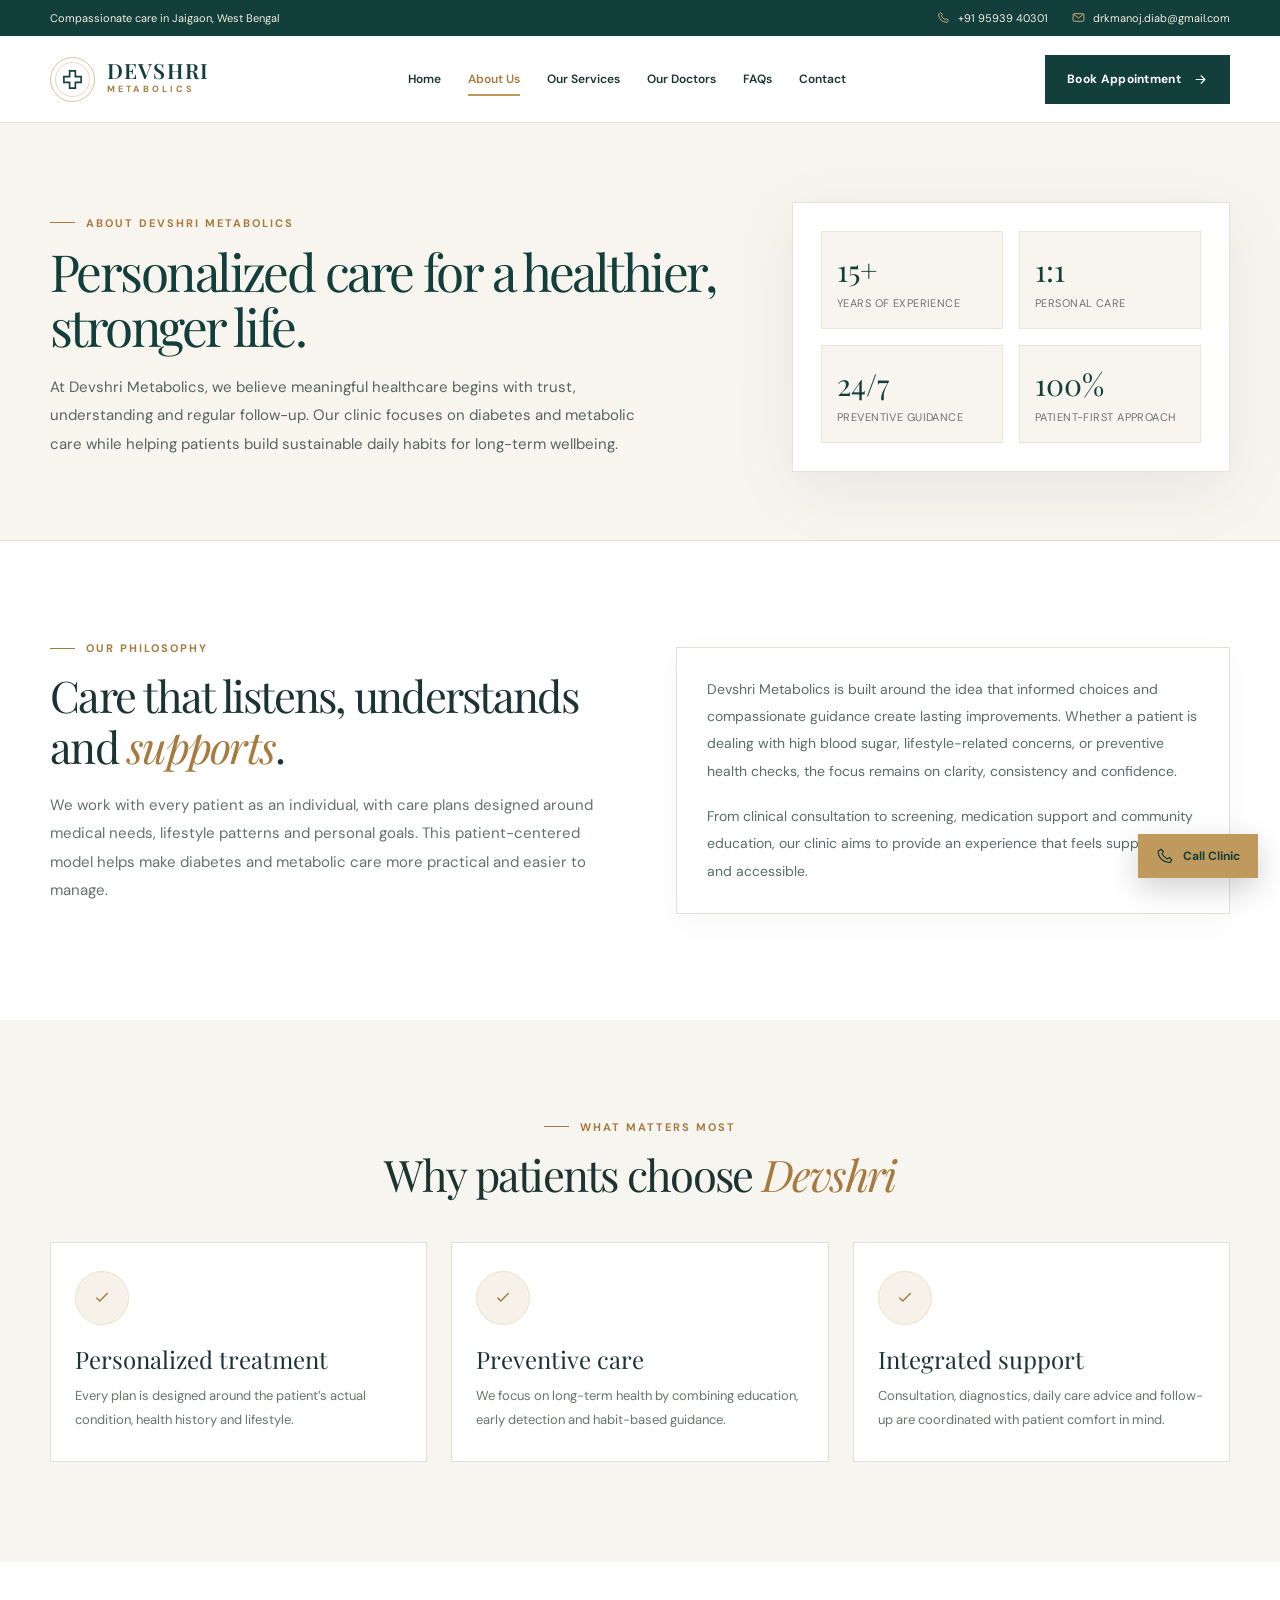
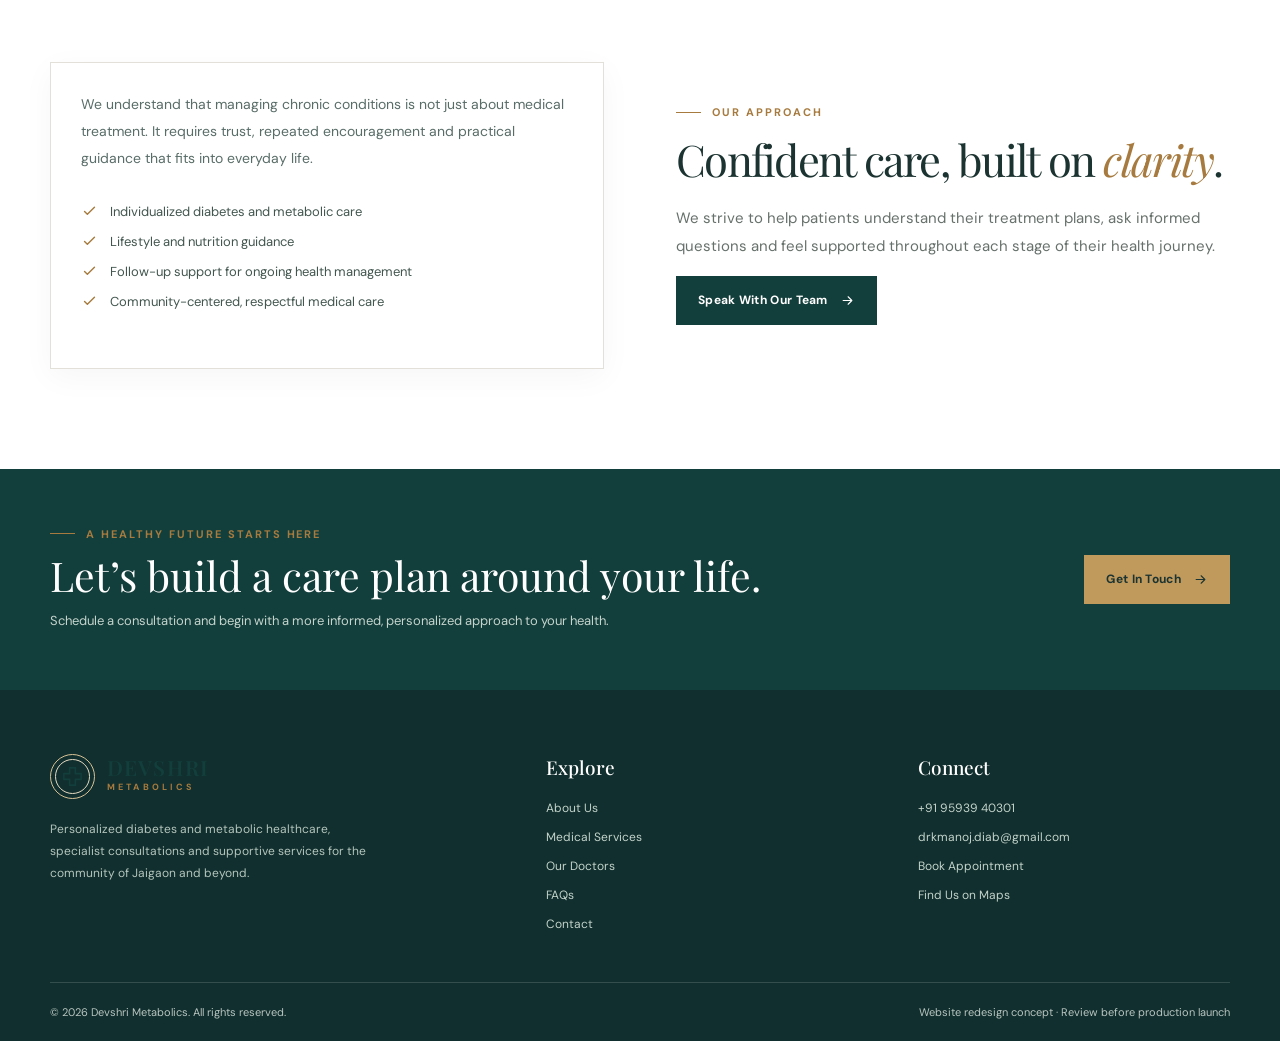
<file: about.html>
<!doctype html>
<html lang="en">
<head>
  <meta charset="utf-8">
  <meta name="viewport" content="width=device-width, initial-scale=1">
  <meta name="description" content="Learn more about Devshri Metabolics, a diabetes and metabolic care clinic in Jaigaon, West Bengal.">
  <title>About Us | Devshri Metabolics</title>
  <link rel="preconnect" href="https://fonts.googleapis.com">
  <link rel="preconnect" href="https://fonts.gstatic.com" crossorigin>
  <link href="https://fonts.googleapis.com/css2?family=DM+Sans:wght@400;500;600;700&family=Playfair+Display:ital,wght@0,400;0,500;0,600;1,400;1,500&display=swap" rel="stylesheet">
  <link rel="stylesheet" href="assets/site.css">
  <script defer src="assets/site.js"></script>
</head>
<body>
  <svg xmlns="http://www.w3.org/2000/svg" aria-hidden="true" style="position:absolute;width:0;height:0;overflow:hidden">
    <symbol id="icon-arrow" viewBox="0 0 24 24"><path fill="none" stroke="currentColor" stroke-width="1.7" stroke-linecap="round" stroke-linejoin="round" d="M5 12h14m-6-6 6 6-6 6"/></symbol>
    <symbol id="icon-phone" viewBox="0 0 24 24"><path fill="none" stroke="currentColor" stroke-width="1.7" stroke-linejoin="round" d="M6.5 3 10 6l-2 3a16 16 0 0 0 7 7l3-2 3 3.5-2 3c-9 1-16-6-16-15z"/></symbol>
    <symbol id="icon-mail" viewBox="0 0 24 24"><rect x="2" y="5" width="20" height="14" rx="2" fill="none" stroke="currentColor" stroke-width="1.7"/><path d="m3 6 9 7 9-7" fill="none" stroke="currentColor" stroke-width="1.7"/></symbol>
    <symbol id="icon-pin" viewBox="0 0 24 24"><path fill="none" stroke="currentColor" stroke-width="1.7" d="M20 10c0 5-8 12-8 12S4 15 4 10a8 8 0 1 1 16 0z"/><circle cx="12" cy="10" r="3" fill="none" stroke="currentColor" stroke-width="1.7"/></symbol>
    <symbol id="icon-check" viewBox="0 0 24 24"><path d="m5 12 4 4L19 6" fill="none" stroke="currentColor" stroke-width="2" stroke-linecap="round" stroke-linejoin="round"/></symbol>
    <symbol id="icon-menu" viewBox="0 0 24 24"><path d="M3 6h18M3 12h18M3 18h18" fill="none" stroke="currentColor" stroke-width="1.7" stroke-linecap="round"/></symbol>
    <symbol id="icon-cross" viewBox="0 0 24 24"><path fill="none" stroke="currentColor" stroke-width="1.7" d="M9 3h6v6h6v6h-6v6H9v-6H3V9h6z"/></symbol>
  </svg>

  <div class="topbar">
    <div class="container topbar-inner">
      <span>Compassionate care in Jaigaon, West Bengal</span>
      <div class="topbar-group">
        <a href="tel:+919593940301"><svg><use href="#icon-phone"></use></svg> +91 95939 40301</a>
        <a href="mailto:drkmanoj.diab@gmail.com"><svg><use href="#icon-mail"></use></svg> drkmanoj.diab@gmail.com</a>
      </div>
    </div>
  </div>

  <header class="header">
    <div class="container nav">
      <a class="brand" href="index.html" aria-label="Devshri Metabolics home">
        <span class="brand-mark"><svg><use href="#icon-cross"></use></svg></span>
        <span class="brand-name">DEVSHRI<small>METABOLICS</small></span>
      </a>
      <nav class="navlinks" id="navigation" aria-label="Main navigation">
        <a href="index.html">Home</a>
        <a href="about.html" class="current">About Us</a>
        <a href="services.html">Our Services</a>
        <a href="doctors.html">Our Doctors</a>
        <a href="faq.html">FAQs</a>
        <a href="contact.html">Contact</a>
      </nav>
      <a class="btn btn-primary nav-cta" href="https://www.eka.care/doctor/dr-manoj-kumar-shah-diabetologist-chennai" target="_blank" rel="noopener noreferrer">Book Appointment <svg><use href="#icon-arrow"></use></svg></a>
      <button class="menu-toggle" type="button" id="menuToggle" aria-label="Open navigation" aria-expanded="false" aria-controls="navigation"><svg><use href="#icon-menu"></use></svg></button>
    </div>
  </header>

  <main>
    <section class="page-hero">
      <div class="container page-hero-inner">
        <div class="page-hero-copy">
          <div class="eyebrow">About Devshri Metabolics</div>
          <h1>Personalized care for a healthier, stronger life.</h1>
          <p>At Devshri Metabolics, we believe meaningful healthcare begins with trust, understanding and regular follow-up. Our clinic focuses on diabetes and metabolic care while helping patients build sustainable daily habits for long-term wellbeing.</p>
        </div>
        <div class="page-hero-card">
          <div class="stat">
            <div class="stat-item"><strong>15+</strong><span>Years of experience</span></div>
            <div class="stat-item"><strong>1:1</strong><span>Personal care</span></div>
            <div class="stat-item"><strong>24/7</strong><span>Preventive guidance</span></div>
            <div class="stat-item"><strong>100%</strong><span>Patient-first approach</span></div>
          </div>
        </div>
      </div>
    </section>

    <section class="section">
      <div class="container section-inner">
        <div>
          <div class="eyebrow">Our philosophy</div>
          <h2 class="section-title">Care that listens, understands and <em>supports</em>.</h2>
          <p class="lead">We work with every patient as an individual, with care plans designed around medical needs, lifestyle patterns and personal goals. This patient-centered model helps make diabetes and metabolic care more practical and easier to manage.</p>
        </div>
        <div class="content-block">
          <p>Devshri Metabolics is built around the idea that informed choices and compassionate guidance create lasting improvements. Whether a patient is dealing with high blood sugar, lifestyle-related concerns, or preventive health checks, the focus remains on clarity, consistency and confidence.</p>
          <p>From clinical consultation to screening, medication support and community education, our clinic aims to provide an experience that feels supportive and accessible.</p>
        </div>
      </div>
    </section>

    <section class="section section-muted">
      <div class="container">
        <div class="page-header">
          <div class="eyebrow">What matters most</div>
          <h2 class="section-title">Why patients choose <em>Devshri</em></h2>
        </div>
        <div class="value-grid">
          <article class="value-card">
            <div class="service-icon"><svg><use href="#icon-check"></use></svg></div>
            <h3>Personalized treatment</h3>
            <p>Every plan is designed around the patient’s actual condition, health history and lifestyle.</p>
          </article>
          <article class="value-card">
            <div class="service-icon"><svg><use href="#icon-check"></use></svg></div>
            <h3>Preventive care</h3>
            <p>We focus on long-term health by combining education, early detection and habit-based guidance.</p>
          </article>
          <article class="value-card">
            <div class="service-icon"><svg><use href="#icon-check"></use></svg></div>
            <h3>Integrated support</h3>
            <p>Consultation, diagnostics, daily care advice and follow-up are coordinated with patient comfort in mind.</p>
          </article>
        </div>
      </div>
    </section>

    <section class="section">
      <div class="container section-inner">
        <div class="content-block">
          <p>We understand that managing chronic conditions is not just about medical treatment. It requires trust, repeated encouragement and practical guidance that fits into everyday life.</p>
          <div class="ticklist">
            <div><svg><use href="#icon-check"></use></svg> Individualized diabetes and metabolic care</div>
            <div><svg><use href="#icon-check"></use></svg> Lifestyle and nutrition guidance</div>
            <div><svg><use href="#icon-check"></use></svg> Follow-up support for ongoing health management</div>
            <div><svg><use href="#icon-check"></use></svg> Community-centered, respectful medical care</div>
          </div>
        </div>
        <div>
          <div class="eyebrow">Our approach</div>
          <h2 class="section-title">Confident care, built on <em>clarity</em>.</h2>
          <p class="lead">We strive to help patients understand their treatment plans, ask informed questions and feel supported throughout each stage of their health journey.</p>
          <a href="contact.html" class="btn btn-primary">Speak With Our Team <svg><use href="#icon-arrow"></use></svg></a>
        </div>
      </div>
    </section>

    <section class="banner">
      <div class="container banner-inner">
        <div>
          <div class="eyebrow">A healthy future starts here</div>
          <h2>Let’s build a care plan around your life.</h2>
          <p>Schedule a consultation and begin with a more informed, personalized approach to your health.</p>
        </div>
        <a href="contact.html" class="btn btn-gold">Get In Touch <svg><use href="#icon-arrow"></use></svg></a>
      </div>
    </section>
  </main>

  <footer class="footer">
    <div class="container">
      <div class="footer-grid">
        <div>
          <a class="brand" href="index.html">
            <span class="brand-mark"><svg><use href="#icon-cross"></use></svg></span>
            <span class="brand-name">DEVSHRI<small>METABOLICS</small></span>
          </a>
          <p>Personalized diabetes and metabolic healthcare, specialist consultations and supportive services for the community of Jaigaon and beyond.</p>
        </div>
        <div>
          <h4>Explore</h4>
          <div class="footer-links">
            <a href="about.html">About Us</a>
            <a href="services.html">Medical Services</a>
            <a href="doctors.html">Our Doctors</a>
            <a href="faq.html">FAQs</a>
            <a href="contact.html">Contact</a>
          </div>
        </div>
        <div>
          <h4>Connect</h4>
          <div class="footer-links">
            <a href="tel:+919593940301">+91 95939 40301</a>
            <a href="mailto:drkmanoj.diab@gmail.com">drkmanoj.diab@gmail.com</a>
            <a href="https://www.eka.care/doctor/dr-manoj-kumar-shah-diabetologist-chennai" target="_blank" rel="noopener noreferrer">Book Appointment</a>
            <a href="https://www.google.com/maps/search/?api=1&query=Devshri%20Metabolics%20Jaigaon%20West%20Bengal" target="_blank" rel="noopener noreferrer">Find Us on Maps</a>
          </div>
        </div>
      </div>
      <div class="footer-bottom">
        <span>© <span id="year">2026</span> Devshri Metabolics. All rights reserved.</span>
        <span>Website redesign concept · Review before production launch</span>
      </div>
    </div>
  </footer>

  <a class="floating-call" href="tel:+919593940301" aria-label="Call Devshri Metabolics"><svg><use href="#icon-phone"></use></svg> Call Clinic</a>
</body>
</html>
</file>
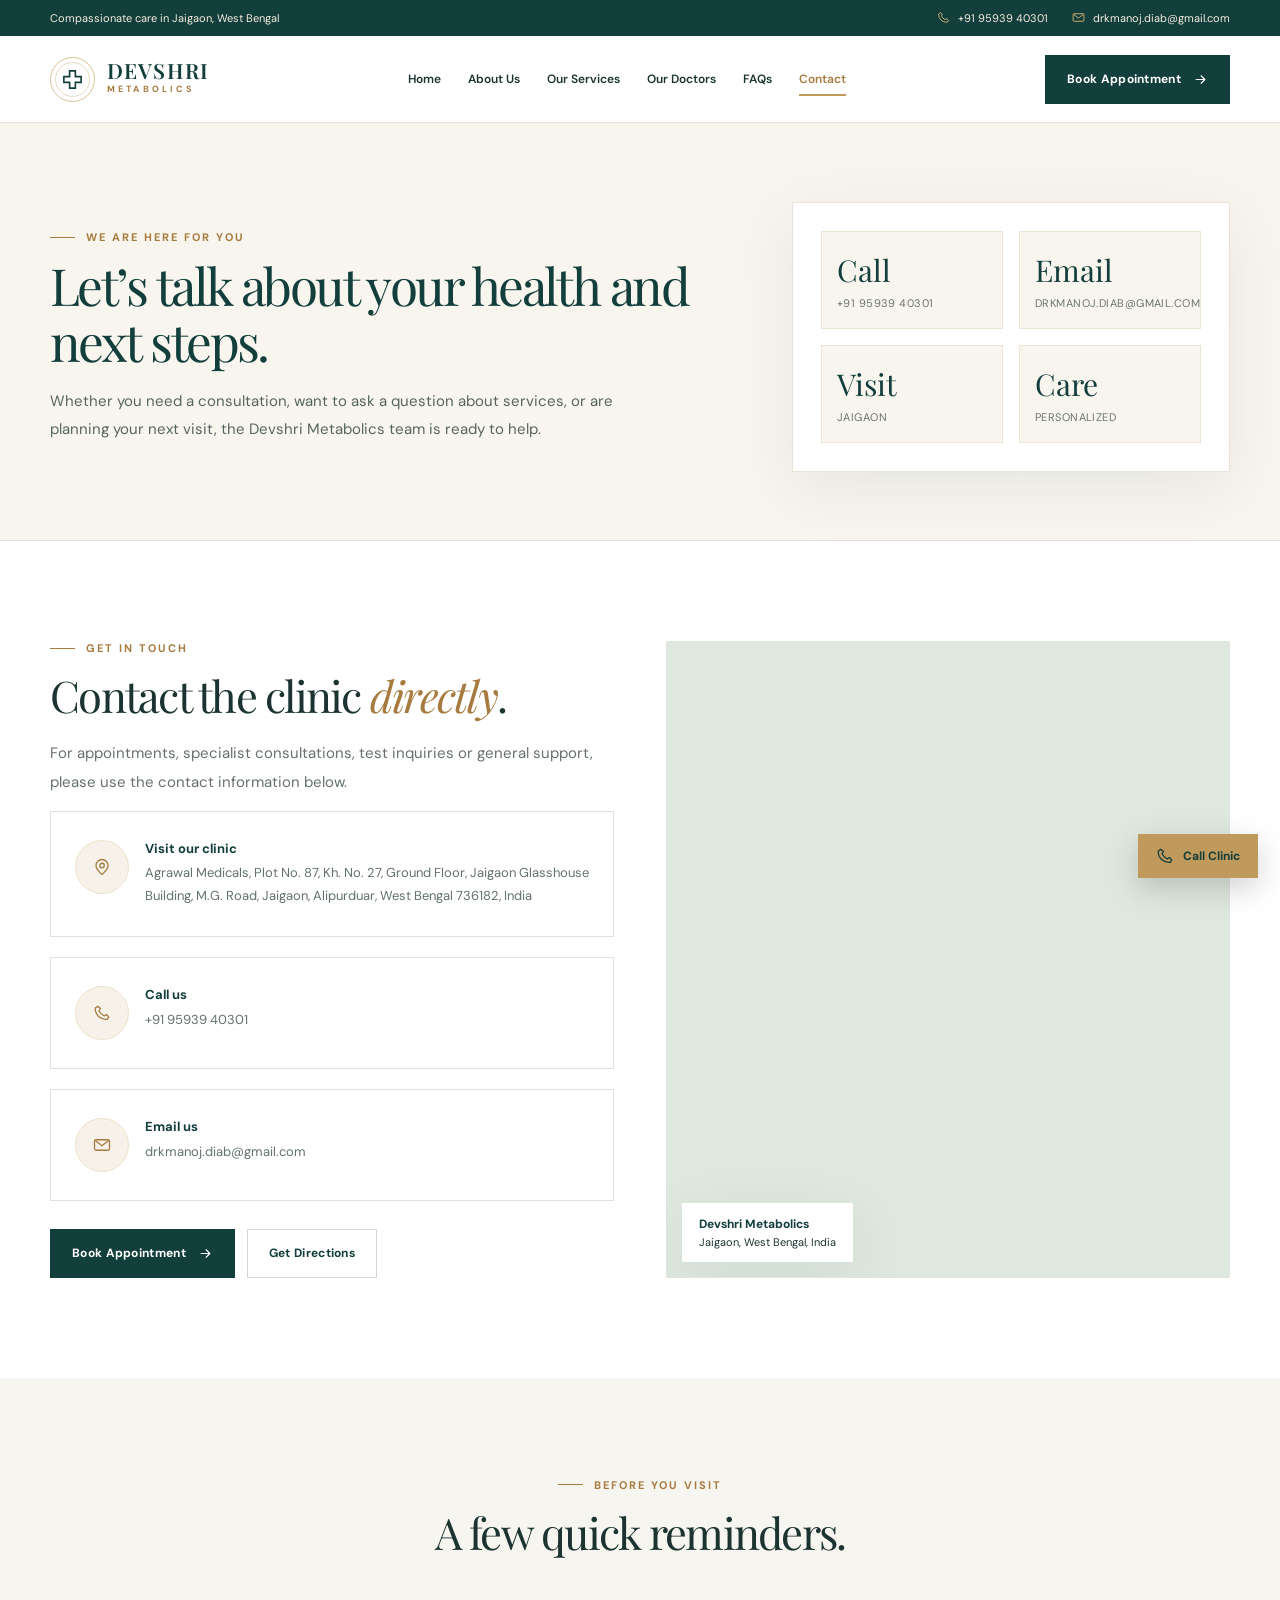
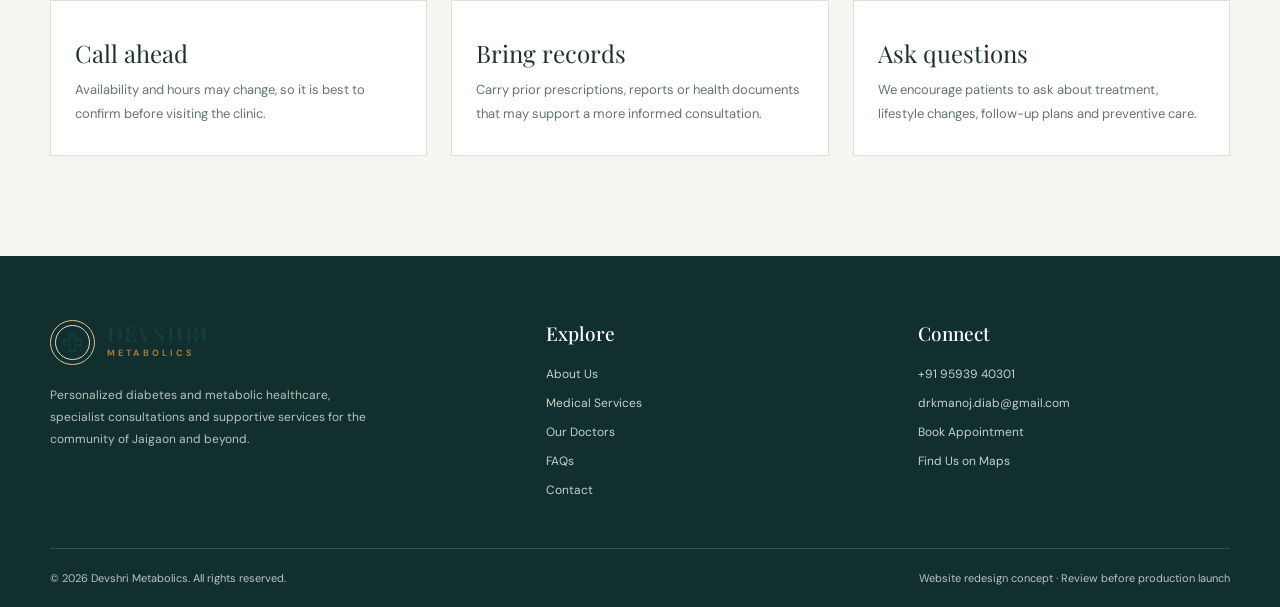
<file: contact.html>
<!doctype html>
<html lang="en">
<head>
  <meta charset="utf-8">
  <meta name="viewport" content="width=device-width, initial-scale=1">
  <meta name="description" content="Contact Devshri Metabolics in Jaigaon, West Bengal for appointments, consultations and care support.">
  <title>Contact | Devshri Metabolics</title>
  <link rel="preconnect" href="https://fonts.googleapis.com">
  <link rel="preconnect" href="https://fonts.gstatic.com" crossorigin>
  <link href="https://fonts.googleapis.com/css2?family=DM+Sans:wght@400;500;600;700&family=Playfair+Display:ital,wght@0,400;0,500;0,600;1,400;1,500&display=swap" rel="stylesheet">
  <link rel="stylesheet" href="assets/site.css">
  <script defer src="assets/site.js"></script>
</head>
<body>
  <svg xmlns="http://www.w3.org/2000/svg" aria-hidden="true" style="position:absolute;width:0;height:0;overflow:hidden">
    <symbol id="icon-arrow" viewBox="0 0 24 24"><path fill="none" stroke="currentColor" stroke-width="1.7" stroke-linecap="round" stroke-linejoin="round" d="M5 12h14m-6-6 6 6-6 6"/></symbol>
    <symbol id="icon-phone" viewBox="0 0 24 24"><path fill="none" stroke="currentColor" stroke-width="1.7" stroke-linejoin="round" d="M6.5 3 10 6l-2 3a16 16 0 0 0 7 7l3-2 3 3.5-2 3c-9 1-16-6-16-15z"/></symbol>
    <symbol id="icon-mail" viewBox="0 0 24 24"><rect x="2" y="5" width="20" height="14" rx="2" fill="none" stroke="currentColor" stroke-width="1.7"/><path d="m3 6 9 7 9-7" fill="none" stroke="currentColor" stroke-width="1.7"/></symbol>
    <symbol id="icon-pin" viewBox="0 0 24 24"><path fill="none" stroke="currentColor" stroke-width="1.7" d="M20 10c0 5-8 12-8 12S4 15 4 10a8 8 0 1 1 16 0z"/><circle cx="12" cy="10" r="3" fill="none" stroke="currentColor" stroke-width="1.7"/></symbol>
    <symbol id="icon-menu" viewBox="0 0 24 24"><path d="M3 6h18M3 12h18M3 18h18" fill="none" stroke="currentColor" stroke-width="1.7" stroke-linecap="round"/></symbol>
    <symbol id="icon-cross" viewBox="0 0 24 24"><path fill="none" stroke="currentColor" stroke-width="1.7" d="M9 3h6v6h6v6h-6v6H9v-6H3V9h6z"/></symbol>
  </svg>

  <div class="topbar">
    <div class="container topbar-inner">
      <span>Compassionate care in Jaigaon, West Bengal</span>
      <div class="topbar-group">
        <a href="tel:+919593940301"><svg><use href="#icon-phone"></use></svg> +91 95939 40301</a>
        <a href="mailto:drkmanoj.diab@gmail.com"><svg><use href="#icon-mail"></use></svg> drkmanoj.diab@gmail.com</a>
      </div>
    </div>
  </div>

  <header class="header">
    <div class="container nav">
      <a class="brand" href="index.html" aria-label="Devshri Metabolics home">
        <span class="brand-mark"><svg><use href="#icon-cross"></use></svg></span>
        <span class="brand-name">DEVSHRI<small>METABOLICS</small></span>
      </a>
      <nav class="navlinks" id="navigation" aria-label="Main navigation">
        <a href="index.html">Home</a>
        <a href="about.html">About Us</a>
        <a href="services.html">Our Services</a>
        <a href="doctors.html">Our Doctors</a>
        <a href="faq.html">FAQs</a>
        <a href="contact.html" class="current">Contact</a>
      </nav>
      <a class="btn btn-primary nav-cta" href="https://www.eka.care/doctor/dr-manoj-kumar-shah-diabetologist-chennai" target="_blank" rel="noopener noreferrer">Book Appointment <svg><use href="#icon-arrow"></use></svg></a>
      <button class="menu-toggle" type="button" id="menuToggle" aria-label="Open navigation" aria-expanded="false" aria-controls="navigation"><svg><use href="#icon-menu"></use></svg></button>
    </div>
  </header>

  <main>
    <section class="page-hero">
      <div class="container page-hero-inner">
        <div class="page-hero-copy">
          <div class="eyebrow">We are here for you</div>
          <h1>Let’s talk about your health and next steps.</h1>
          <p>Whether you need a consultation, want to ask a question about services, or are planning your next visit, the Devshri Metabolics team is ready to help.</p>
        </div>
        <div class="page-hero-card">
          <div class="stat">
            <div class="stat-item"><strong>Call</strong><span>+91 95939 40301</span></div>
            <div class="stat-item"><strong>Email</strong><span>drkmanoj.diab@gmail.com</span></div>
            <div class="stat-item"><strong>Visit</strong><span>Jaigaon</span></div>
            <div class="stat-item"><strong>Care</strong><span>Personalized</span></div>
          </div>
        </div>
      </div>
    </section>

    <section class="section">
      <div class="container contact-grid">
        <div>
          <div class="eyebrow">Get in touch</div>
          <h2 class="section-title">Contact the clinic <em>directly</em>.</h2>
          <p class="lead">For appointments, specialist consultations, test inquiries or general support, please use the contact information below.</p>
          <div class="contact-card-wrap">
            <div class="contact-card">
              <span class="contact-icon"><svg><use href="#icon-pin"></use></svg></span>
              <div>
                <strong>Visit our clinic</strong>
                <p>Agrawal Medicals, Plot No. 87, Kh. No. 27, Ground Floor, Jaigaon Glasshouse Building, M.G. Road, Jaigaon, Alipurduar, West Bengal 736182, India</p>
              </div>
            </div>
            <div class="contact-card">
              <span class="contact-icon"><svg><use href="#icon-phone"></use></svg></span>
              <div>
                <strong>Call us</strong>
                <a href="tel:+919593940301">+91 95939 40301</a>
              </div>
            </div>
            <div class="contact-card">
              <span class="contact-icon"><svg><use href="#icon-mail"></use></svg></span>
              <div>
                <strong>Email us</strong>
                <a href="mailto:drkmanoj.diab@gmail.com">drkmanoj.diab@gmail.com</a>
              </div>
            </div>
          </div>
          <div style="margin-top: 28px; display:flex; gap:12px; flex-wrap:wrap;">
            <a href="https://www.eka.care/doctor/dr-manoj-kumar-shah-diabetologist-chennai" target="_blank" rel="noopener noreferrer" class="btn btn-primary">Book Appointment <svg><use href="#icon-arrow"></use></svg></a>
            <a href="https://www.google.com/maps/search/?api=1&query=Devshri%20Metabolics%20Jaigaon%20West%20Bengal" target="_blank" rel="noopener noreferrer" class="btn btn-outline">Get Directions</a>
          </div>
        </div>

        <div class="map-panel">
          <iframe title="Map showing Devshri Metabolics in Jaigaon" src="https://maps.google.com/maps?q=Devshri%20Metabolics%20Jaigaon%20West%20Bengal&t=&z=14&ie=UTF8&iwloc=&output=embed" loading="lazy" referrerpolicy="no-referrer-when-downgrade"></iframe>
          <div class="map-label"><strong>Devshri Metabolics</strong>Jaigaon, West Bengal, India</div>
        </div>
      </div>
    </section>

    <section class="section section-muted">
      <div class="container">
        <div class="page-header">
          <div class="eyebrow">Before you visit</div>
          <h2 class="section-title">A few quick reminders.</h2>
        </div>
        <div class="value-grid">
          <article class="value-card">
            <h3>Call ahead</h3>
            <p>Availability and hours may change, so it is best to confirm before visiting the clinic.</p>
          </article>
          <article class="value-card">
            <h3>Bring records</h3>
            <p>Carry prior prescriptions, reports or health documents that may support a more informed consultation.</p>
          </article>
          <article class="value-card">
            <h3>Ask questions</h3>
            <p>We encourage patients to ask about treatment, lifestyle changes, follow-up plans and preventive care.</p>
          </article>
        </div>
      </div>
    </section>
  </main>

  <footer class="footer">
    <div class="container">
      <div class="footer-grid">
        <div>
          <a class="brand" href="index.html">
            <span class="brand-mark"><svg><use href="#icon-cross"></use></svg></span>
            <span class="brand-name">DEVSHRI<small>METABOLICS</small></span>
          </a>
          <p>Personalized diabetes and metabolic healthcare, specialist consultations and supportive services for the community of Jaigaon and beyond.</p>
        </div>
        <div>
          <h4>Explore</h4>
          <div class="footer-links">
            <a href="about.html">About Us</a>
            <a href="services.html">Medical Services</a>
            <a href="doctors.html">Our Doctors</a>
            <a href="faq.html">FAQs</a>
            <a href="contact.html">Contact</a>
          </div>
        </div>
        <div>
          <h4>Connect</h4>
          <div class="footer-links">
            <a href="tel:+919593940301">+91 95939 40301</a>
            <a href="mailto:drkmanoj.diab@gmail.com">drkmanoj.diab@gmail.com</a>
            <a href="https://www.eka.care/doctor/dr-manoj-kumar-shah-diabetologist-chennai" target="_blank" rel="noopener noreferrer">Book Appointment</a>
            <a href="https://www.google.com/maps/search/?api=1&query=Devshri%20Metabolics%20Jaigaon%20West%20Bengal" target="_blank" rel="noopener noreferrer">Find Us on Maps</a>
          </div>
        </div>
      </div>
      <div class="footer-bottom">
        <span>© <span id="year">2026</span> Devshri Metabolics. All rights reserved.</span>
        <span>Website redesign concept · Review before production launch</span>
      </div>
    </div>
  </footer>

  <a class="floating-call" href="tel:+919593940301" aria-label="Call Devshri Metabolics"><svg><use href="#icon-phone"></use></svg> Call Clinic</a>
</body>
</html>
</file>
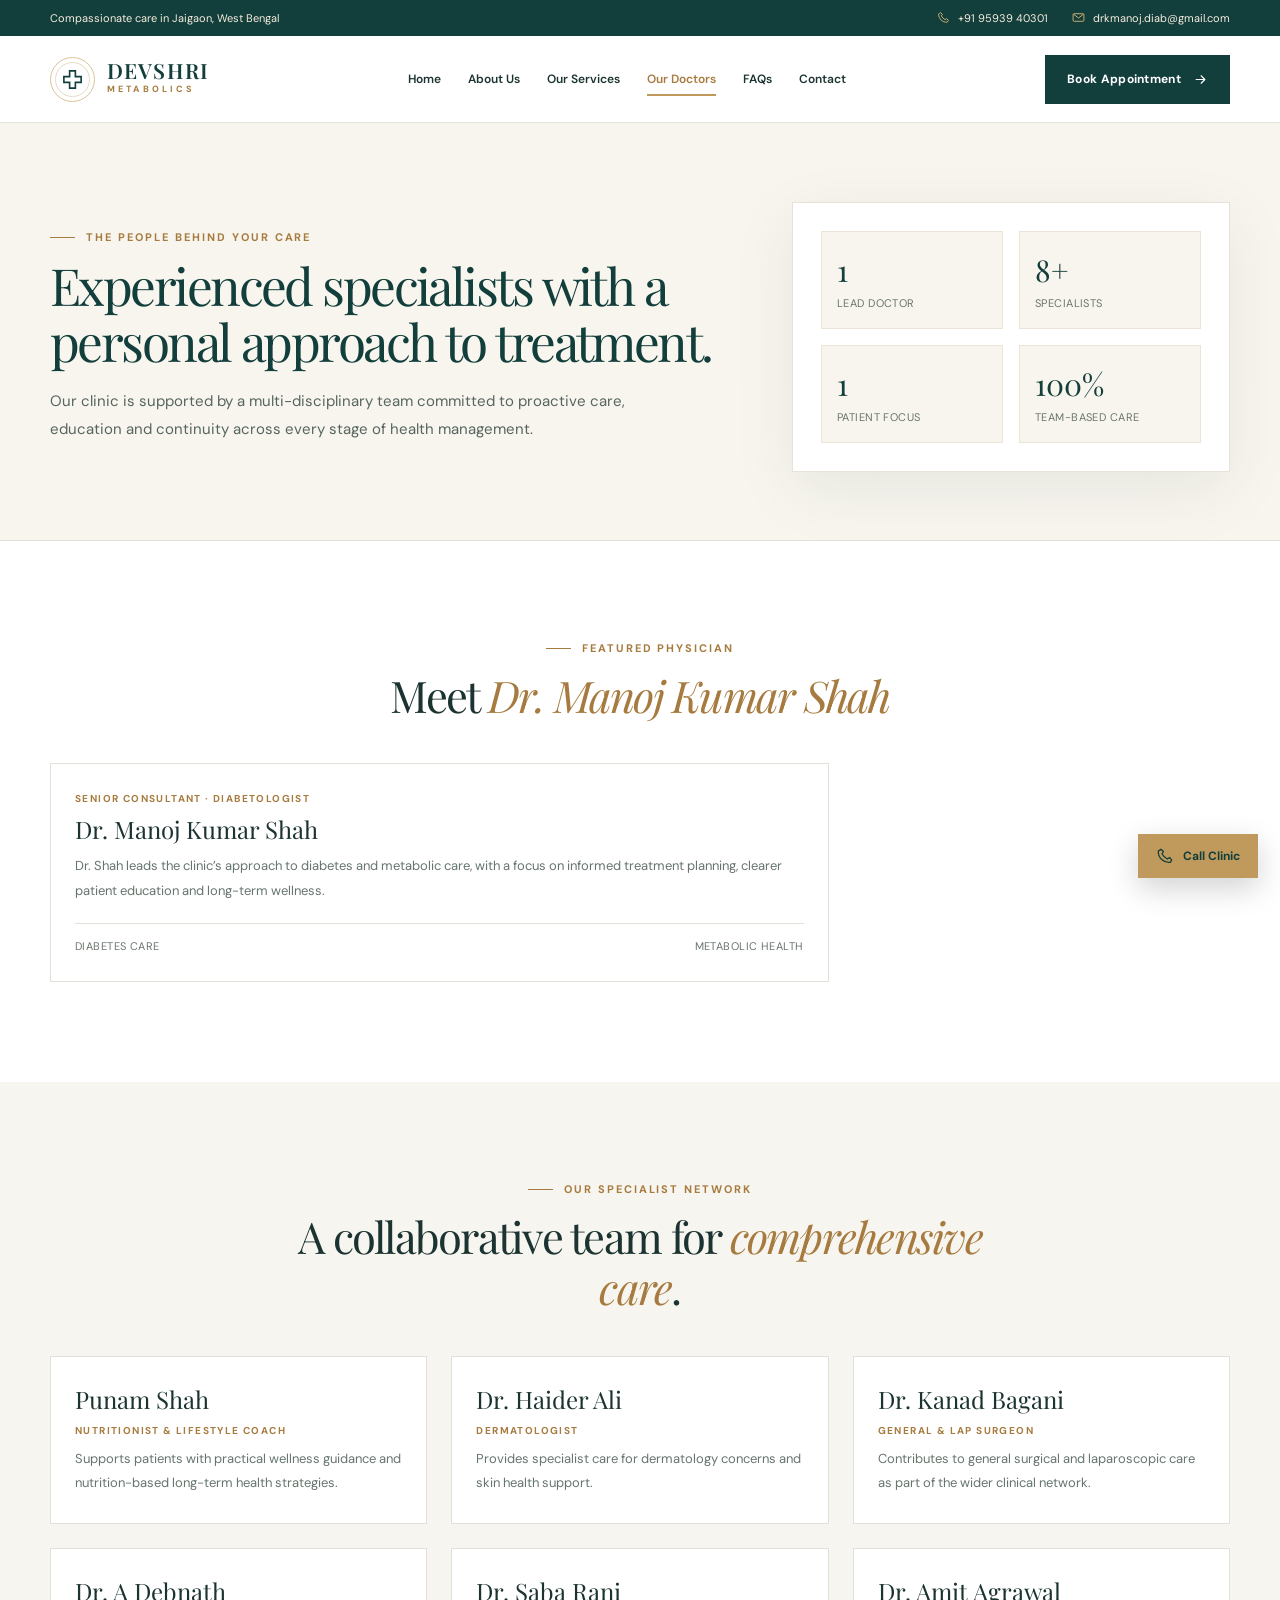
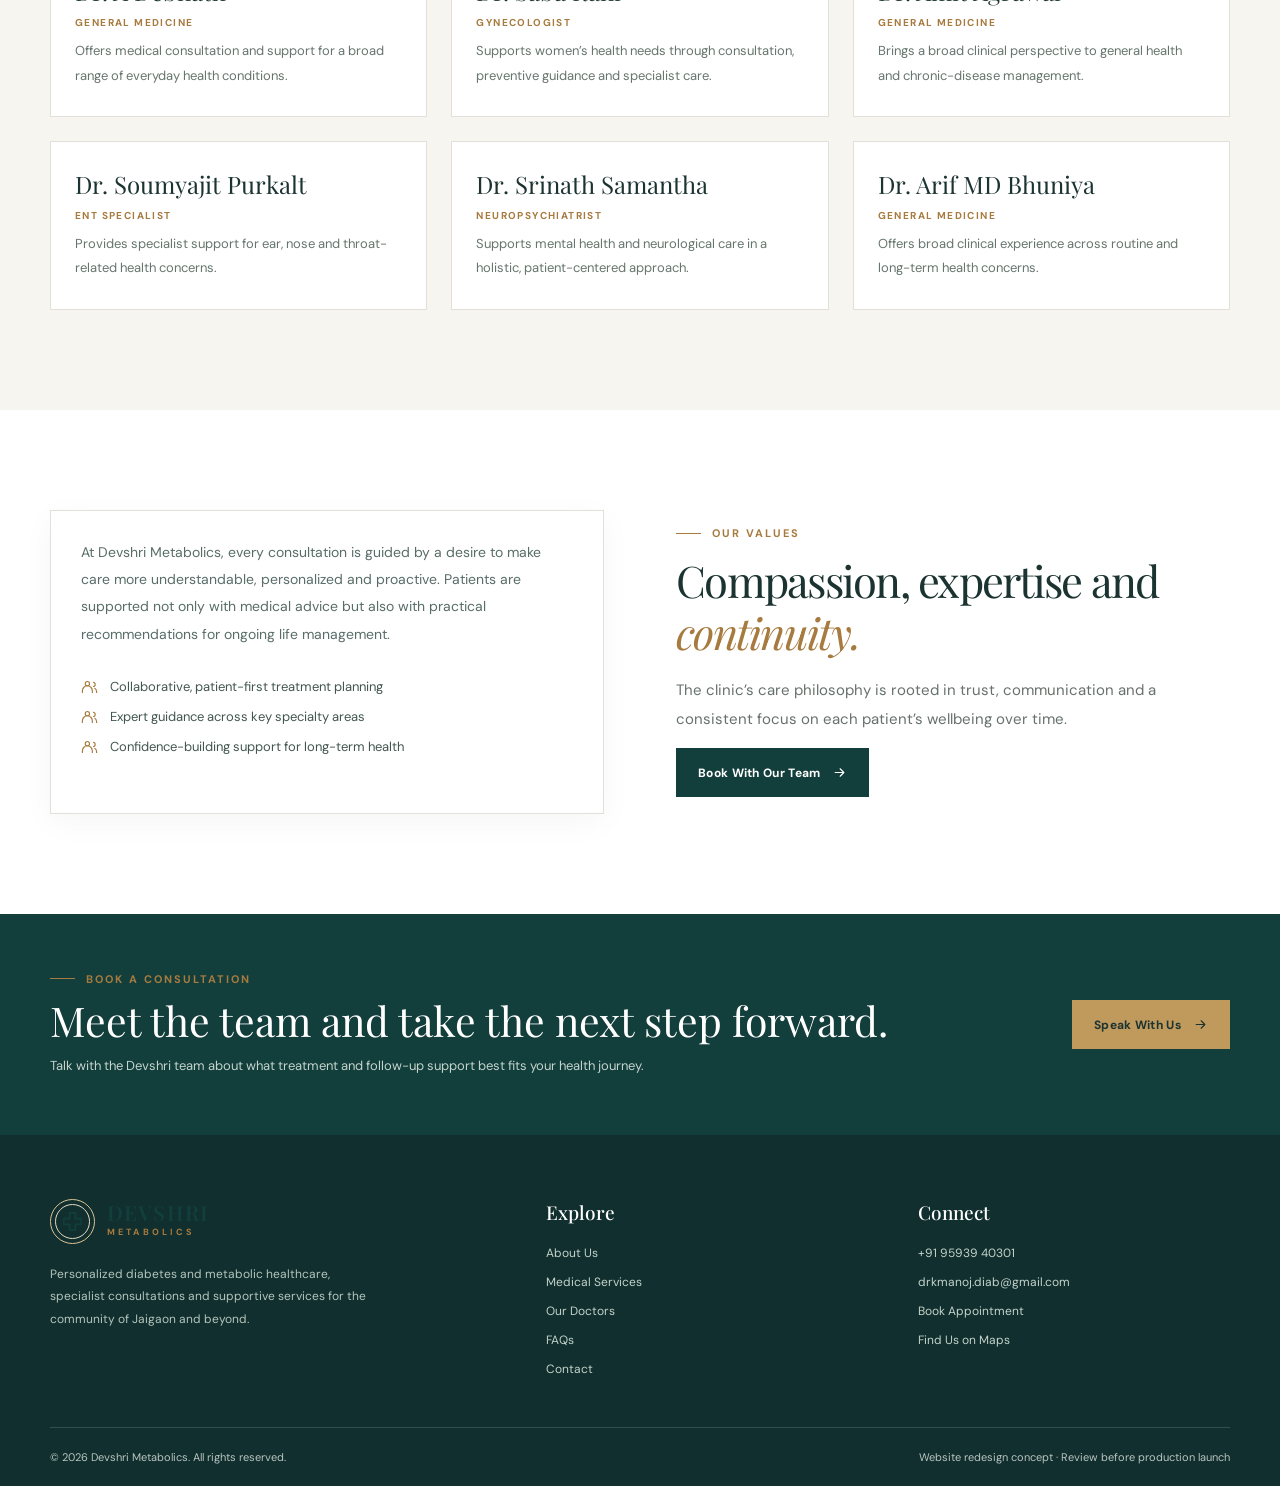
<file: doctors.html>
<!doctype html>
<html lang="en">
<head>
  <meta charset="utf-8">
  <meta name="viewport" content="width=device-width, initial-scale=1">
  <meta name="description" content="Meet the medical team behind Devshri Metabolics and learn more about the clinic's doctor network and specialist support.">
  <title>Our Doctors | Devshri Metabolics</title>
  <link rel="preconnect" href="https://fonts.googleapis.com">
  <link rel="preconnect" href="https://fonts.gstatic.com" crossorigin>
  <link href="https://fonts.googleapis.com/css2?family=DM+Sans:wght@400;500;600;700&family=Playfair+Display:ital,wght@0,400;0,500;0,600;1,400;1,500&display=swap" rel="stylesheet">
  <link rel="stylesheet" href="assets/site.css">
  <script defer src="assets/site.js"></script>
</head>
<body>
  <svg xmlns="http://www.w3.org/2000/svg" aria-hidden="true" style="position:absolute;width:0;height:0;overflow:hidden">
    <symbol id="icon-arrow" viewBox="0 0 24 24"><path fill="none" stroke="currentColor" stroke-width="1.7" stroke-linecap="round" stroke-linejoin="round" d="M5 12h14m-6-6 6 6-6 6"/></symbol>
    <symbol id="icon-phone" viewBox="0 0 24 24"><path fill="none" stroke="currentColor" stroke-width="1.7" stroke-linejoin="round" d="M6.5 3 10 6l-2 3a16 16 0 0 0 7 7l3-2 3 3.5-2 3c-9 1-16-6-16-15z"/></symbol>
    <symbol id="icon-mail" viewBox="0 0 24 24"><rect x="2" y="5" width="20" height="14" rx="2" fill="none" stroke="currentColor" stroke-width="1.7"/><path d="m3 6 9 7 9-7" fill="none" stroke="currentColor" stroke-width="1.7"/></symbol>
    <symbol id="icon-pin" viewBox="0 0 24 24"><path fill="none" stroke="currentColor" stroke-width="1.7" d="M20 10c0 5-8 12-8 12S4 15 4 10a8 8 0 1 1 16 0z"/><circle cx="12" cy="10" r="3" fill="none" stroke="currentColor" stroke-width="1.7"/></symbol>
    <symbol id="icon-menu" viewBox="0 0 24 24"><path d="M3 6h18M3 12h18M3 18h18" fill="none" stroke="currentColor" stroke-width="1.7" stroke-linecap="round"/></symbol>
    <symbol id="icon-cross" viewBox="0 0 24 24"><path fill="none" stroke="currentColor" stroke-width="1.7" d="M9 3h6v6h6v6h-6v6H9v-6H3V9h6z"/></symbol>
    <symbol id="icon-people" viewBox="0 0 24 24"><circle cx="9" cy="8" r="3" fill="none" stroke="currentColor" stroke-width="1.6"/><path d="M2 21v-3a7 7 0 0 1 14 0v3m1-15a3 3 0 0 1 0 6m2 2a6 6 0 0 1 3 5v2" fill="none" stroke="currentColor" stroke-width="1.6"/></symbol>
  </svg>

  <div class="topbar">
    <div class="container topbar-inner">
      <span>Compassionate care in Jaigaon, West Bengal</span>
      <div class="topbar-group">
        <a href="tel:+919593940301"><svg><use href="#icon-phone"></use></svg> +91 95939 40301</a>
        <a href="mailto:drkmanoj.diab@gmail.com"><svg><use href="#icon-mail"></use></svg> drkmanoj.diab@gmail.com</a>
      </div>
    </div>
  </div>

  <header class="header">
    <div class="container nav">
      <a class="brand" href="index.html" aria-label="Devshri Metabolics home">
        <span class="brand-mark"><svg><use href="#icon-cross"></use></svg></span>
        <span class="brand-name">DEVSHRI<small>METABOLICS</small></span>
      </a>
      <nav class="navlinks" id="navigation" aria-label="Main navigation">
        <a href="index.html">Home</a>
        <a href="about.html">About Us</a>
        <a href="services.html">Our Services</a>
        <a href="doctors.html" class="current">Our Doctors</a>
        <a href="faq.html">FAQs</a>
        <a href="contact.html">Contact</a>
      </nav>
      <a class="btn btn-primary nav-cta" href="https://www.eka.care/doctor/dr-manoj-kumar-shah-diabetologist-chennai" target="_blank" rel="noopener noreferrer">Book Appointment <svg><use href="#icon-arrow"></use></svg></a>
      <button class="menu-toggle" type="button" id="menuToggle" aria-label="Open navigation" aria-expanded="false" aria-controls="navigation"><svg><use href="#icon-menu"></use></svg></button>
    </div>
  </header>

  <main>
    <section class="page-hero">
      <div class="container page-hero-inner">
        <div class="page-hero-copy">
          <div class="eyebrow">The people behind your care</div>
          <h1>Experienced specialists with a personal approach to treatment.</h1>
          <p>Our clinic is supported by a multi-disciplinary team committed to proactive care, education and continuity across every stage of health management.</p>
        </div>
        <div class="page-hero-card">
          <div class="stat">
            <div class="stat-item"><strong>1</strong><span>Lead doctor</span></div>
            <div class="stat-item"><strong>8+</strong><span>Specialists</span></div>
            <div class="stat-item"><strong>1</strong><span>Patient focus</span></div>
            <div class="stat-item"><strong>100%</strong><span>Team-based care</span></div>
          </div>
        </div>
      </div>
    </section>

    <section class="section">
      <div class="container">
        <div class="page-header">
          <div class="eyebrow">Featured physician</div>
          <h2 class="section-title">Meet <em>Dr. Manoj Kumar Shah</em></h2>
        </div>
        <div class="doctor-grid">
          <article class="doctor-card" style="grid-column: span 2;">
            <div class="role">Senior Consultant · Diabetologist</div>
            <h3>Dr. Manoj Kumar Shah</h3>
            <p>Dr. Shah leads the clinic’s approach to diabetes and metabolic care, with a focus on informed treatment planning, clearer patient education and long-term wellness.</p>
            <div class="meta">
              <span>Diabetes care</span>
              <span>Metabolic health</span>
            </div>
          </article>
        </div>
      </div>
    </section>

    <section class="section section-muted">
      <div class="container">
        <div class="page-header">
          <div class="eyebrow">Our specialist network</div>
          <h2 class="section-title">A collaborative team for <em>comprehensive care</em>.</h2>
        </div>
        <div class="doctor-grid">
          <article class="doctor-card">
            <h3>Punam Shah</h3>
            <div class="role">Nutritionist & Lifestyle Coach</div>
            <p>Supports patients with practical wellness guidance and nutrition-based long-term health strategies.</p>
          </article>
          <article class="doctor-card">
            <h3>Dr. Haider Ali</h3>
            <div class="role">Dermatologist</div>
            <p>Provides specialist care for dermatology concerns and skin health support.</p>
          </article>
          <article class="doctor-card">
            <h3>Dr. Kanad Bagani</h3>
            <div class="role">General & Lap Surgeon</div>
            <p>Contributes to general surgical and laparoscopic care as part of the wider clinical network.</p>
          </article>
          <article class="doctor-card">
            <h3>Dr. A Debnath</h3>
            <div class="role">General Medicine</div>
            <p>Offers medical consultation and support for a broad range of everyday health conditions.</p>
          </article>
          <article class="doctor-card">
            <h3>Dr. Saba Rani</h3>
            <div class="role">Gynecologist</div>
            <p>Supports women’s health needs through consultation, preventive guidance and specialist care.</p>
          </article>
          <article class="doctor-card">
            <h3>Dr. Amit Agrawal</h3>
            <div class="role">General Medicine</div>
            <p>Brings a broad clinical perspective to general health and chronic-disease management.</p>
          </article>
          <article class="doctor-card">
            <h3>Dr. Soumyajit Purkalt</h3>
            <div class="role">ENT Specialist</div>
            <p>Provides specialist support for ear, nose and throat-related health concerns.</p>
          </article>
          <article class="doctor-card">
            <h3>Dr. Srinath Samantha</h3>
            <div class="role">Neuropsychiatrist</div>
            <p>Supports mental health and neurological care in a holistic, patient-centered approach.</p>
          </article>
          <article class="doctor-card">
            <h3>Dr. Arif MD Bhuniya</h3>
            <div class="role">General Medicine</div>
            <p>Offers broad clinical experience across routine and long-term health concerns.</p>
          </article>
        </div>
      </div>
    </section>

    <section class="section">
      <div class="container section-inner">
        <div class="content-block">
          <p>At Devshri Metabolics, every consultation is guided by a desire to make care more understandable, personalized and proactive. Patients are supported not only with medical advice but also with practical recommendations for ongoing life management.</p>
          <div class="ticklist">
            <div><svg><use href="#icon-people"></use></svg> Collaborative, patient-first treatment planning</div>
            <div><svg><use href="#icon-people"></use></svg> Expert guidance across key specialty areas</div>
            <div><svg><use href="#icon-people"></use></svg> Confidence-building support for long-term health</div>
          </div>
        </div>
        <div>
          <div class="eyebrow">Our values</div>
          <h2 class="section-title">Compassion, expertise and <em>continuity.</em></h2>
          <p class="lead">The clinic’s care philosophy is rooted in trust, communication and a consistent focus on each patient’s wellbeing over time.</p>
          <a class="btn btn-primary" href="https://www.eka.care/doctor/dr-manoj-kumar-shah-diabetologist-chennai" target="_blank" rel="noopener noreferrer">Book With Our Team <svg><use href="#icon-arrow"></use></svg></a>
        </div>
      </div>
    </section>

    <section class="banner">
      <div class="container banner-inner">
        <div>
          <div class="eyebrow">Book a consultation</div>
          <h2>Meet the team and take the next step forward.</h2>
          <p>Talk with the Devshri team about what treatment and follow-up support best fits your health journey.</p>
        </div>
        <a href="contact.html" class="btn btn-gold">Speak With Us <svg><use href="#icon-arrow"></use></svg></a>
      </div>
    </section>
  </main>

  <footer class="footer">
    <div class="container">
      <div class="footer-grid">
        <div>
          <a class="brand" href="index.html">
            <span class="brand-mark"><svg><use href="#icon-cross"></use></svg></span>
            <span class="brand-name">DEVSHRI<small>METABOLICS</small></span>
          </a>
          <p>Personalized diabetes and metabolic healthcare, specialist consultations and supportive services for the community of Jaigaon and beyond.</p>
        </div>
        <div>
          <h4>Explore</h4>
          <div class="footer-links">
            <a href="about.html">About Us</a>
            <a href="services.html">Medical Services</a>
            <a href="doctors.html">Our Doctors</a>
            <a href="faq.html">FAQs</a>
            <a href="contact.html">Contact</a>
          </div>
        </div>
        <div>
          <h4>Connect</h4>
          <div class="footer-links">
            <a href="tel:+919593940301">+91 95939 40301</a>
            <a href="mailto:drkmanoj.diab@gmail.com">drkmanoj.diab@gmail.com</a>
            <a href="https://www.eka.care/doctor/dr-manoj-kumar-shah-diabetologist-chennai" target="_blank" rel="noopener noreferrer">Book Appointment</a>
            <a href="https://www.google.com/maps/search/?api=1&query=Devshri%20Metabolics%20Jaigaon%20West%20Bengal" target="_blank" rel="noopener noreferrer">Find Us on Maps</a>
          </div>
        </div>
      </div>
      <div class="footer-bottom">
        <span>© <span id="year">2026</span> Devshri Metabolics. All rights reserved.</span>
        <span>Website redesign concept · Review before production launch</span>
      </div>
    </div>
  </footer>

  <a class="floating-call" href="tel:+919593940301" aria-label="Call Devshri Metabolics"><svg><use href="#icon-phone"></use></svg> Call Clinic</a>
</body>
</html>
</file>
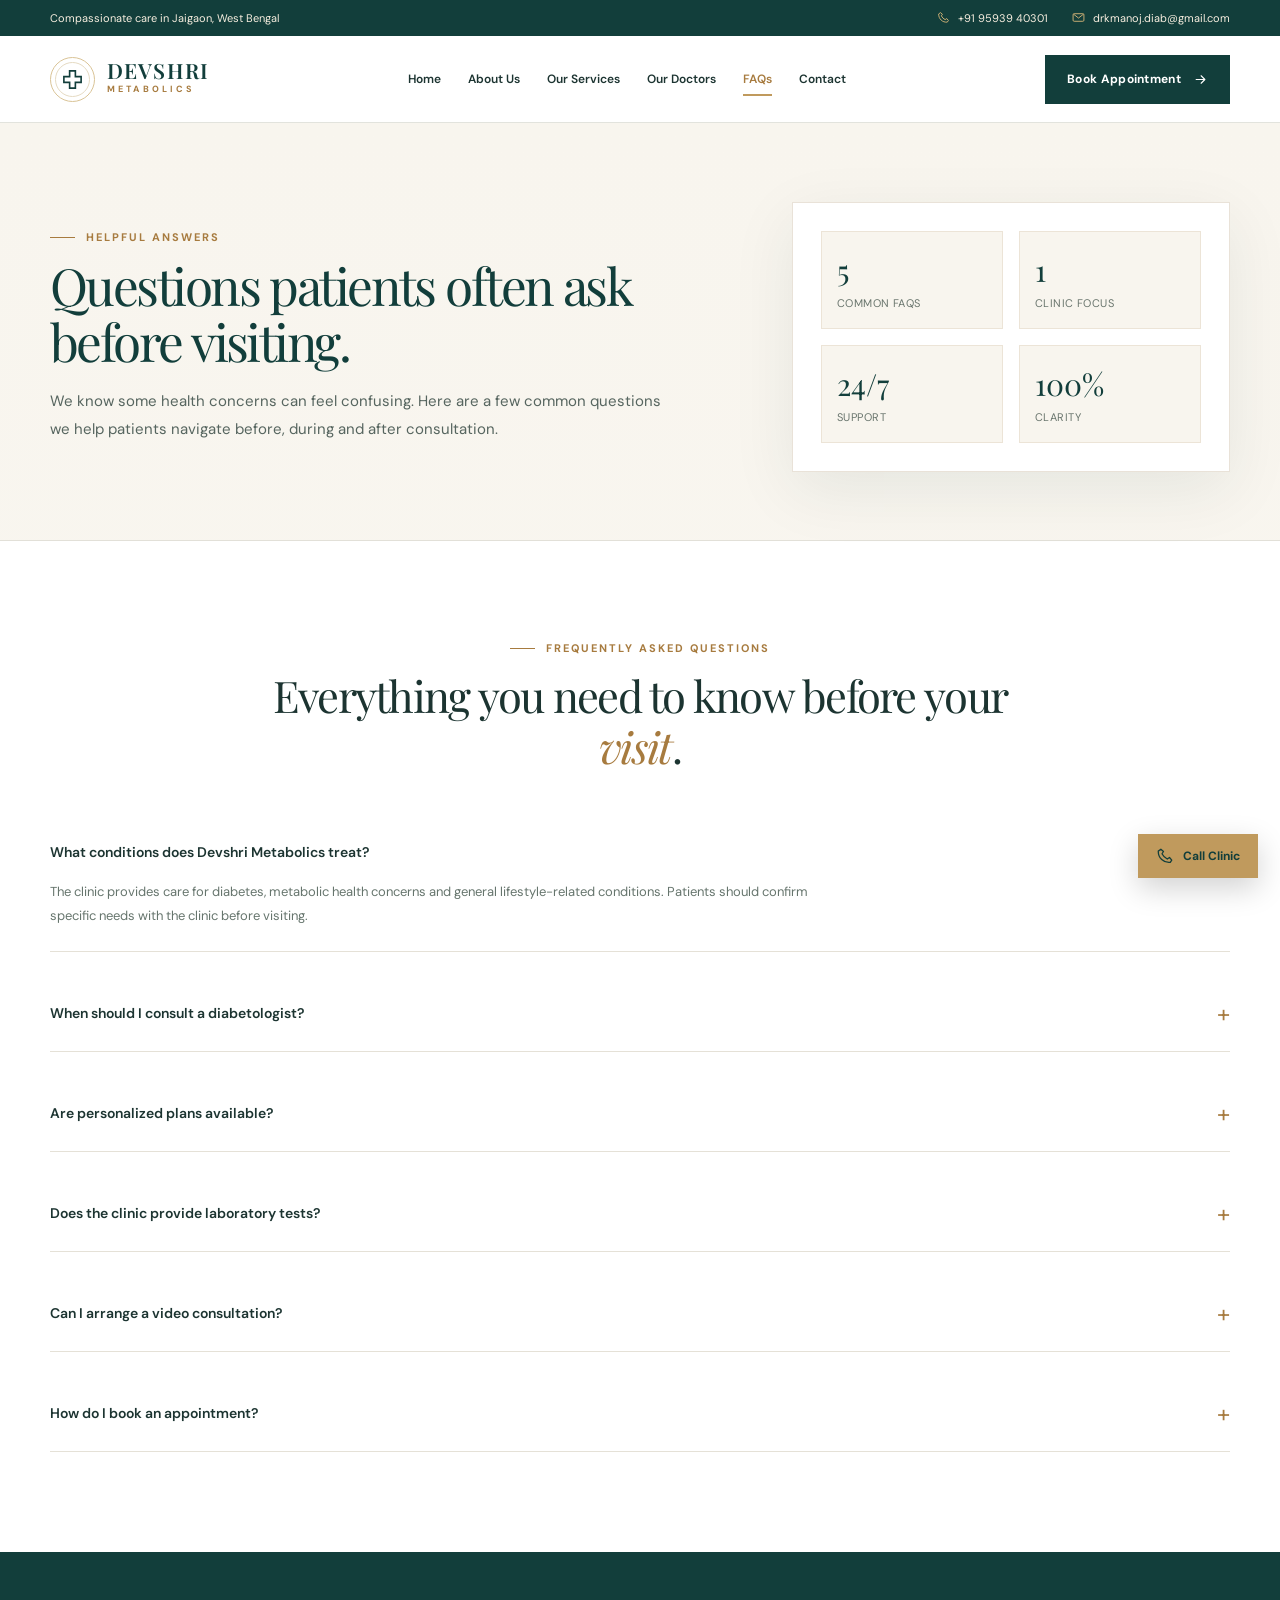
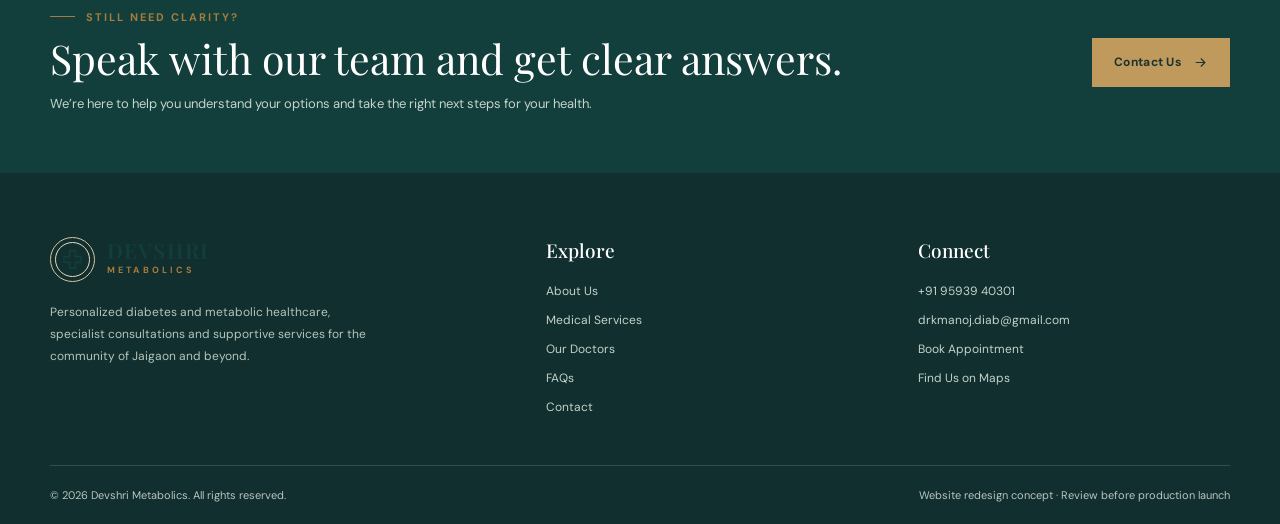
<file: faq.html>
<!doctype html>
<html lang="en">
<head>
  <meta charset="utf-8">
  <meta name="viewport" content="width=device-width, initial-scale=1">
  <meta name="description" content="Read the most frequently asked questions about Devshri Metabolics, including diabetes consultation, appointments, testing and clinic services.">
  <title>FAQs | Devshri Metabolics</title>
  <link rel="preconnect" href="https://fonts.googleapis.com">
  <link rel="preconnect" href="https://fonts.gstatic.com" crossorigin>
  <link href="https://fonts.googleapis.com/css2?family=DM+Sans:wght@400;500;600;700&family=Playfair+Display:ital,wght@0,400;0,500;0,600;1,400;1,500&display=swap" rel="stylesheet">
  <link rel="stylesheet" href="assets/site.css">
  <script defer src="assets/site.js"></script>
</head>
<body>
  <svg xmlns="http://www.w3.org/2000/svg" aria-hidden="true" style="position:absolute;width:0;height:0;overflow:hidden">
    <symbol id="icon-arrow" viewBox="0 0 24 24"><path fill="none" stroke="currentColor" stroke-width="1.7" stroke-linecap="round" stroke-linejoin="round" d="M5 12h14m-6-6 6 6-6 6"/></symbol>
    <symbol id="icon-phone" viewBox="0 0 24 24"><path fill="none" stroke="currentColor" stroke-width="1.7" stroke-linejoin="round" d="M6.5 3 10 6l-2 3a16 16 0 0 0 7 7l3-2 3 3.5-2 3c-9 1-16-6-16-15z"/></symbol>
    <symbol id="icon-mail" viewBox="0 0 24 24"><rect x="2" y="5" width="20" height="14" rx="2" fill="none" stroke="currentColor" stroke-width="1.7"/><path d="m3 6 9 7 9-7" fill="none" stroke="currentColor" stroke-width="1.7"/></symbol>
    <symbol id="icon-pin" viewBox="0 0 24 24"><path fill="none" stroke="currentColor" stroke-width="1.7" d="M20 10c0 5-8 12-8 12S4 15 4 10a8 8 0 1 1 16 0z"/><circle cx="12" cy="10" r="3" fill="none" stroke="currentColor" stroke-width="1.7"/></symbol>
    <symbol id="icon-menu" viewBox="0 0 24 24"><path d="M3 6h18M3 12h18M3 18h18" fill="none" stroke="currentColor" stroke-width="1.7" stroke-linecap="round"/></symbol>
    <symbol id="icon-cross" viewBox="0 0 24 24"><path fill="none" stroke="currentColor" stroke-width="1.7" d="M9 3h6v6h6v6h-6v6H9v-6H3V9h6z"/></symbol>
  </svg>

  <div class="topbar">
    <div class="container topbar-inner">
      <span>Compassionate care in Jaigaon, West Bengal</span>
      <div class="topbar-group">
        <a href="tel:+919593940301"><svg><use href="#icon-phone"></use></svg> +91 95939 40301</a>
        <a href="mailto:drkmanoj.diab@gmail.com"><svg><use href="#icon-mail"></use></svg> drkmanoj.diab@gmail.com</a>
      </div>
    </div>
  </div>

  <header class="header">
    <div class="container nav">
      <a class="brand" href="index.html" aria-label="Devshri Metabolics home">
        <span class="brand-mark"><svg><use href="#icon-cross"></use></svg></span>
        <span class="brand-name">DEVSHRI<small>METABOLICS</small></span>
      </a>
      <nav class="navlinks" id="navigation" aria-label="Main navigation">
        <a href="index.html">Home</a>
        <a href="about.html">About Us</a>
        <a href="services.html">Our Services</a>
        <a href="doctors.html">Our Doctors</a>
        <a href="faq.html" class="current">FAQs</a>
        <a href="contact.html">Contact</a>
      </nav>
      <a class="btn btn-primary nav-cta" href="https://www.eka.care/doctor/dr-manoj-kumar-shah-diabetologist-chennai" target="_blank" rel="noopener noreferrer">Book Appointment <svg><use href="#icon-arrow"></use></svg></a>
      <button class="menu-toggle" type="button" id="menuToggle" aria-label="Open navigation" aria-expanded="false" aria-controls="navigation"><svg><use href="#icon-menu"></use></svg></button>
    </div>
  </header>

  <main>
    <section class="page-hero">
      <div class="container page-hero-inner">
        <div class="page-hero-copy">
          <div class="eyebrow">Helpful answers</div>
          <h1>Questions patients often ask before visiting.</h1>
          <p>We know some health concerns can feel confusing. Here are a few common questions we help patients navigate before, during and after consultation.</p>
        </div>
        <div class="page-hero-card">
          <div class="stat">
            <div class="stat-item"><strong>5</strong><span>Common FAQs</span></div>
            <div class="stat-item"><strong>1</strong><span>Clinic focus</span></div>
            <div class="stat-item"><strong>24/7</strong><span>Support</span></div>
            <div class="stat-item"><strong>100%</strong><span>Clarity</span></div>
          </div>
        </div>
      </div>
    </section>

    <section class="section">
      <div class="container">
        <div class="page-header">
          <div class="eyebrow">Frequently asked questions</div>
          <h2 class="section-title">Everything you need to know before your <em>visit</em>.</h2>
        </div>
        <div class="faq-list">
          <div class="faq-item">
            <details open>
              <summary>What conditions does Devshri Metabolics treat?</summary>
              <p>The clinic provides care for diabetes, metabolic health concerns and general lifestyle-related conditions. Patients should confirm specific needs with the clinic before visiting.</p>
            </details>
          </div>
          <div class="faq-item">
            <details>
              <summary>When should I consult a diabetologist?</summary>
              <p>You may benefit from a consultation if you have elevated blood sugar, symptoms of diabetes, or difficulty managing an existing condition. Seek urgent medical attention for severe symptoms.</p>
            </details>
          </div>
          <div class="faq-item">
            <details>
              <summary>Are personalized plans available?</summary>
              <p>Yes. Care planning is shaped around the patient’s condition, history, lifestyle and goals, enabling more targeted and practical support.</p>
            </details>
          </div>
          <div class="faq-item">
            <details>
              <summary>Does the clinic provide laboratory tests?</summary>
              <p>Yes. According to the clinic’s services, laboratory and diagnostic support is available for diabetes and general health testing. Please confirm exact tests and timings with the clinic.</p>
            </details>
          </div>
          <div class="faq-item">
            <details>
              <summary>Can I arrange a video consultation?</summary>
              <p>Yes, the clinic lists video consultation support among its services. Availability may vary, so it is best to verify current availability and booking procedures by phone or through the appointment link.</p>
            </details>
          </div>
          <div class="faq-item">
            <details>
              <summary>How do I book an appointment?</summary>
              <p>Appointments can be arranged through the clinic’s external booking link or by calling the clinic at +91 95939 40301. Please verify timing and availability before visiting.</p>
            </details>
          </div>
        </div>
      </div>
    </section>

    <section class="banner">
      <div class="container banner-inner">
        <div>
          <div class="eyebrow">Still need clarity?</div>
          <h2>Speak with our team and get clear answers.</h2>
          <p>We’re here to help you understand your options and take the right next steps for your health.</p>
        </div>
        <a href="contact.html" class="btn btn-gold">Contact Us <svg><use href="#icon-arrow"></use></svg></a>
      </div>
    </section>
  </main>

  <footer class="footer">
    <div class="container">
      <div class="footer-grid">
        <div>
          <a class="brand" href="index.html">
            <span class="brand-mark"><svg><use href="#icon-cross"></use></svg></span>
            <span class="brand-name">DEVSHRI<small>METABOLICS</small></span>
          </a>
          <p>Personalized diabetes and metabolic healthcare, specialist consultations and supportive services for the community of Jaigaon and beyond.</p>
        </div>
        <div>
          <h4>Explore</h4>
          <div class="footer-links">
            <a href="about.html">About Us</a>
            <a href="services.html">Medical Services</a>
            <a href="doctors.html">Our Doctors</a>
            <a href="faq.html">FAQs</a>
            <a href="contact.html">Contact</a>
          </div>
        </div>
        <div>
          <h4>Connect</h4>
          <div class="footer-links">
            <a href="tel:+919593940301">+91 95939 40301</a>
            <a href="mailto:drkmanoj.diab@gmail.com">drkmanoj.diab@gmail.com</a>
            <a href="https://www.eka.care/doctor/dr-manoj-kumar-shah-diabetologist-chennai" target="_blank" rel="noopener noreferrer">Book Appointment</a>
            <a href="https://www.google.com/maps/search/?api=1&query=Devshri%20Metabolics%20Jaigaon%20West%20Bengal" target="_blank" rel="noopener noreferrer">Find Us on Maps</a>
          </div>
        </div>
      </div>
      <div class="footer-bottom">
        <span>© <span id="year">2026</span> Devshri Metabolics. All rights reserved.</span>
        <span>Website redesign concept · Review before production launch</span>
      </div>
    </div>
  </footer>

  <a class="floating-call" href="tel:+919593940301" aria-label="Call Devshri Metabolics"><svg><use href="#icon-phone"></use></svg> Call Clinic</a>
</body>
</html>
</file>
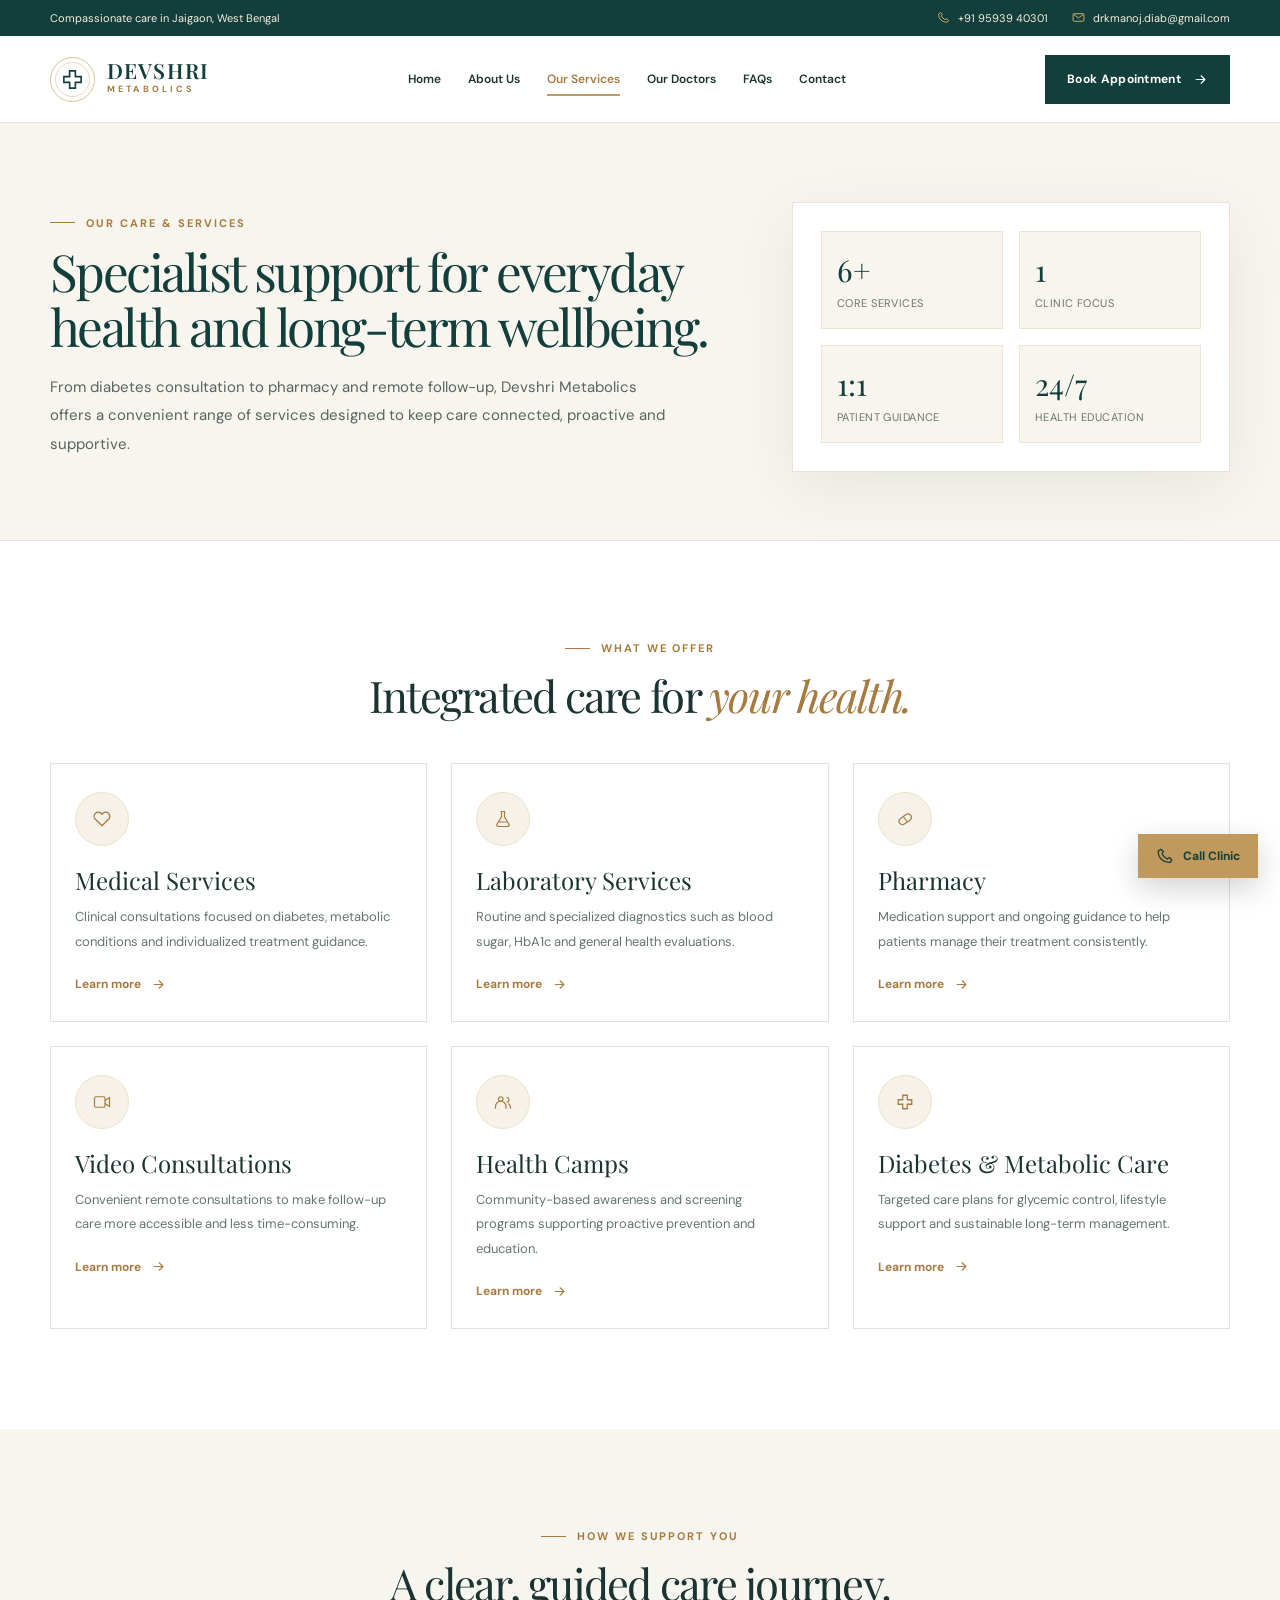
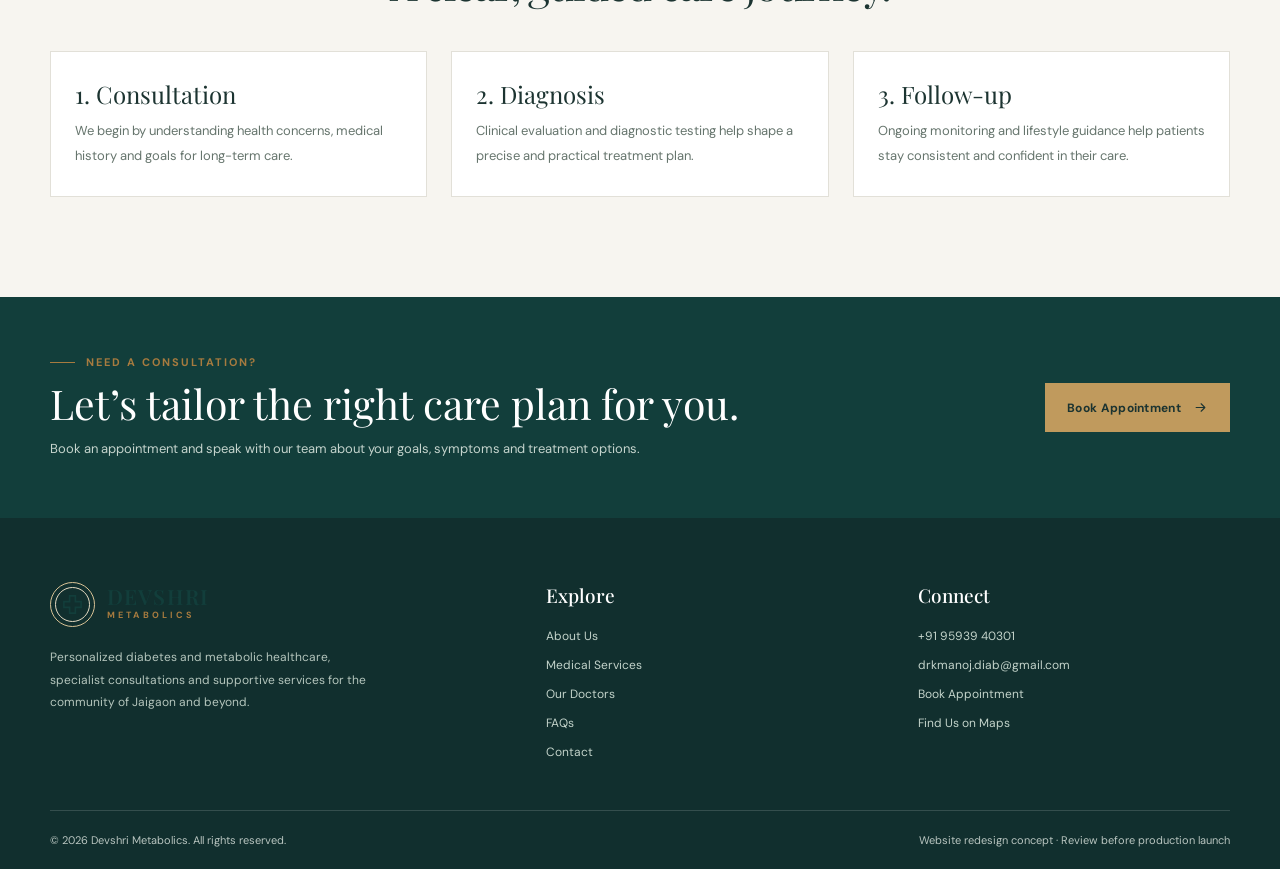
<file: services.html>
<!doctype html>
<html lang="en">
<head>
  <meta charset="utf-8">
  <meta name="viewport" content="width=device-width, initial-scale=1">
  <meta name="description" content="Explore the services offered by Devshri Metabolics, including diabetes care, lab diagnostics, pharmacy support and video consultations.">
  <title>Our Services | Devshri Metabolics</title>
  <link rel="preconnect" href="https://fonts.googleapis.com">
  <link rel="preconnect" href="https://fonts.gstatic.com" crossorigin>
  <link href="https://fonts.googleapis.com/css2?family=DM+Sans:wght@400;500;600;700&family=Playfair+Display:ital,wght@0,400;0,500;0,600;1,400;1,500&display=swap" rel="stylesheet">
  <link rel="stylesheet" href="assets/site.css">
  <script defer src="assets/site.js"></script>
</head>
<body>
  <svg xmlns="http://www.w3.org/2000/svg" aria-hidden="true" style="position:absolute;width:0;height:0;overflow:hidden">
    <symbol id="icon-arrow" viewBox="0 0 24 24"><path fill="none" stroke="currentColor" stroke-width="1.7" stroke-linecap="round" stroke-linejoin="round" d="M5 12h14m-6-6 6 6-6 6"/></symbol>
    <symbol id="icon-phone" viewBox="0 0 24 24"><path fill="none" stroke="currentColor" stroke-width="1.7" stroke-linejoin="round" d="M6.5 3 10 6l-2 3a16 16 0 0 0 7 7l3-2 3 3.5-2 3c-9 1-16-6-16-15z"/></symbol>
    <symbol id="icon-mail" viewBox="0 0 24 24"><rect x="2" y="5" width="20" height="14" rx="2" fill="none" stroke="currentColor" stroke-width="1.7"/><path d="m3 6 9 7 9-7" fill="none" stroke="currentColor" stroke-width="1.7"/></symbol>
    <symbol id="icon-pin" viewBox="0 0 24 24"><path fill="none" stroke="currentColor" stroke-width="1.7" d="M20 10c0 5-8 12-8 12S4 15 4 10a8 8 0 1 1 16 0z"/><circle cx="12" cy="10" r="3" fill="none" stroke="currentColor" stroke-width="1.7"/></symbol>
    <symbol id="icon-menu" viewBox="0 0 24 24"><path d="M3 6h18M3 12h18M3 18h18" fill="none" stroke="currentColor" stroke-width="1.7" stroke-linecap="round"/></symbol>
    <symbol id="icon-cross" viewBox="0 0 24 24"><path fill="none" stroke="currentColor" stroke-width="1.7" d="M9 3h6v6h6v6h-6v6H9v-6H3V9h6z"/></symbol>
    <symbol id="icon-heart" viewBox="0 0 24 24"><path fill="none" stroke="currentColor" stroke-width="1.7" stroke-linecap="round" stroke-linejoin="round" d="M20.8 4.6a5.5 5.5 0 0 0-7.8 0L12 5.7l-1.1-1.1a5.5 5.5 0 0 0-7.8 7.8L12 21l8.8-8.6a5.5 5.5 0 0 0 0-7.8z"/></symbol>
    <symbol id="icon-flask" viewBox="0 0 24 24"><path d="M9 2h6M10 2v7l-6 10c-1 2 1 3 3 3h10c2 0 4-1 3-3L14 9V2M7 16h10" fill="none" stroke="currentColor" stroke-width="1.6"/></symbol>
    <symbol id="icon-pill" viewBox="0 0 24 24"><rect x="3" y="8" width="18" height="9" rx="4.5" transform="rotate(-35 12 12)" fill="none" stroke="currentColor" stroke-width="1.6"/><path d="m10 9 5 7" stroke="currentColor" stroke-width="1.6"/></symbol>
    <symbol id="icon-video" viewBox="0 0 24 24"><rect x="2" y="5" width="14" height="14" rx="2" fill="none" stroke="currentColor" stroke-width="1.6"/><path d="m16 10 6-4v12l-6-4" fill="none" stroke="currentColor" stroke-width="1.6"/></symbol>
    <symbol id="icon-people" viewBox="0 0 24 24"><circle cx="9" cy="8" r="3" fill="none" stroke="currentColor" stroke-width="1.6"/><path d="M2 21v-3a7 7 0 0 1 14 0v3m1-15a3 3 0 0 1 0 6m2 2a6 6 0 0 1 3 5v2" fill="none" stroke="currentColor" stroke-width="1.6"/></symbol>
  </svg>

  <div class="topbar">
    <div class="container topbar-inner">
      <span>Compassionate care in Jaigaon, West Bengal</span>
      <div class="topbar-group">
        <a href="tel:+919593940301"><svg><use href="#icon-phone"></use></svg> +91 95939 40301</a>
        <a href="mailto:drkmanoj.diab@gmail.com"><svg><use href="#icon-mail"></use></svg> drkmanoj.diab@gmail.com</a>
      </div>
    </div>
  </div>

  <header class="header">
    <div class="container nav">
      <a class="brand" href="index.html" aria-label="Devshri Metabolics home">
        <span class="brand-mark"><svg><use href="#icon-cross"></use></svg></span>
        <span class="brand-name">DEVSHRI<small>METABOLICS</small></span>
      </a>
      <nav class="navlinks" id="navigation" aria-label="Main navigation">
        <a href="index.html">Home</a>
        <a href="about.html">About Us</a>
        <a href="services.html" class="current">Our Services</a>
        <a href="doctors.html">Our Doctors</a>
        <a href="faq.html">FAQs</a>
        <a href="contact.html">Contact</a>
      </nav>
      <a class="btn btn-primary nav-cta" href="https://www.eka.care/doctor/dr-manoj-kumar-shah-diabetologist-chennai" target="_blank" rel="noopener noreferrer">Book Appointment <svg><use href="#icon-arrow"></use></svg></a>
      <button class="menu-toggle" type="button" id="menuToggle" aria-label="Open navigation" aria-expanded="false" aria-controls="navigation"><svg><use href="#icon-menu"></use></svg></button>
    </div>
  </header>

  <main>
    <section class="page-hero">
      <div class="container page-hero-inner">
        <div class="page-hero-copy">
          <div class="eyebrow">Our care & services</div>
          <h1>Specialist support for everyday health and long-term wellbeing.</h1>
          <p>From diabetes consultation to pharmacy and remote follow-up, Devshri Metabolics offers a convenient range of services designed to keep care connected, proactive and supportive.</p>
        </div>
        <div class="page-hero-card">
          <div class="stat">
            <div class="stat-item"><strong>6+</strong><span>Core services</span></div>
            <div class="stat-item"><strong>1</strong><span>Clinic focus</span></div>
            <div class="stat-item"><strong>1:1</strong><span>Patient guidance</span></div>
            <div class="stat-item"><strong>24/7</strong><span>Health education</span></div>
          </div>
        </div>
      </div>
    </section>

    <section class="section">
      <div class="container">
        <div class="page-header">
          <div class="eyebrow">What we offer</div>
          <h2 class="section-title">Integrated care for <em>your health.</em></h2>
        </div>
        <div class="service-grid">
          <article class="service-card">
            <div class="service-icon"><svg><use href="#icon-heart"></use></svg></div>
            <h3>Medical Services</h3>
            <p>Clinical consultations focused on diabetes, metabolic conditions and individualized treatment guidance.</p>
            <a href="contact.html">Learn more <svg><use href="#icon-arrow"></use></svg></a>
          </article>
          <article class="service-card">
            <div class="service-icon"><svg><use href="#icon-flask"></use></svg></div>
            <h3>Laboratory Services</h3>
            <p>Routine and specialized diagnostics such as blood sugar, HbA1c and general health evaluations.</p>
            <a href="contact.html">Learn more <svg><use href="#icon-arrow"></use></svg></a>
          </article>
          <article class="service-card">
            <div class="service-icon"><svg><use href="#icon-pill"></use></svg></div>
            <h3>Pharmacy</h3>
            <p>Medication support and ongoing guidance to help patients manage their treatment consistently.</p>
            <a href="contact.html">Learn more <svg><use href="#icon-arrow"></use></svg></a>
          </article>
          <article class="service-card">
            <div class="service-icon"><svg><use href="#icon-video"></use></svg></div>
            <h3>Video Consultations</h3>
            <p>Convenient remote consultations to make follow-up care more accessible and less time-consuming.</p>
            <a href="contact.html">Learn more <svg><use href="#icon-arrow"></use></svg></a>
          </article>
          <article class="service-card">
            <div class="service-icon"><svg><use href="#icon-people"></use></svg></div>
            <h3>Health Camps</h3>
            <p>Community-based awareness and screening programs supporting proactive prevention and education.</p>
            <a href="contact.html">Learn more <svg><use href="#icon-arrow"></use></svg></a>
          </article>
          <article class="service-card">
            <div class="service-icon"><svg><use href="#icon-cross"></use></svg></div>
            <h3>Diabetes & Metabolic Care</h3>
            <p>Targeted care plans for glycemic control, lifestyle support and sustainable long-term management.</p>
            <a href="contact.html">Learn more <svg><use href="#icon-arrow"></use></svg></a>
          </article>
        </div>
      </div>
    </section>

    <section class="section section-muted">
      <div class="container">
        <div class="page-header">
          <div class="eyebrow">How we support you</div>
          <h2 class="section-title">A clear, guided care journey.</h2>
        </div>
        <div class="steps-grid">
          <article class="step-card">
            <h3>1. Consultation</h3>
            <p>We begin by understanding health concerns, medical history and goals for long-term care.</p>
          </article>
          <article class="step-card">
            <h3>2. Diagnosis</h3>
            <p>Clinical evaluation and diagnostic testing help shape a precise and practical treatment plan.</p>
          </article>
          <article class="step-card">
            <h3>3. Follow-up</h3>
            <p>Ongoing monitoring and lifestyle guidance help patients stay consistent and confident in their care.</p>
          </article>
        </div>
      </div>
    </section>

    <section class="banner">
      <div class="container banner-inner">
        <div>
          <div class="eyebrow">Need a consultation?</div>
          <h2>Let’s tailor the right care plan for you.</h2>
          <p>Book an appointment and speak with our team about your goals, symptoms and treatment options.</p>
        </div>
        <a href="https://www.eka.care/doctor/dr-manoj-kumar-shah-diabetologist-chennai" target="_blank" rel="noopener noreferrer" class="btn btn-gold">Book Appointment <svg><use href="#icon-arrow"></use></svg></a>
      </div>
    </section>
  </main>

  <footer class="footer">
    <div class="container">
      <div class="footer-grid">
        <div>
          <a class="brand" href="index.html">
            <span class="brand-mark"><svg><use href="#icon-cross"></use></svg></span>
            <span class="brand-name">DEVSHRI<small>METABOLICS</small></span>
          </a>
          <p>Personalized diabetes and metabolic healthcare, specialist consultations and supportive services for the community of Jaigaon and beyond.</p>
        </div>
        <div>
          <h4>Explore</h4>
          <div class="footer-links">
            <a href="about.html">About Us</a>
            <a href="services.html">Medical Services</a>
            <a href="doctors.html">Our Doctors</a>
            <a href="faq.html">FAQs</a>
            <a href="contact.html">Contact</a>
          </div>
        </div>
        <div>
          <h4>Connect</h4>
          <div class="footer-links">
            <a href="tel:+919593940301">+91 95939 40301</a>
            <a href="mailto:drkmanoj.diab@gmail.com">drkmanoj.diab@gmail.com</a>
            <a href="https://www.eka.care/doctor/dr-manoj-kumar-shah-diabetologist-chennai" target="_blank" rel="noopener noreferrer">Book Appointment</a>
            <a href="https://www.google.com/maps/search/?api=1&query=Devshri%20Metabolics%20Jaigaon%20West%20Bengal" target="_blank" rel="noopener noreferrer">Find Us on Maps</a>
          </div>
        </div>
      </div>
      <div class="footer-bottom">
        <span>© <span id="year">2026</span> Devshri Metabolics. All rights reserved.</span>
        <span>Website redesign concept · Review before production launch</span>
      </div>
    </div>
  </footer>

  <a class="floating-call" href="tel:+919593940301" aria-label="Call Devshri Metabolics"><svg><use href="#icon-phone"></use></svg> Call Clinic</a>
</body>
</html>
</file>
<file: assets/site.css>
:root {
  --forest: #123e3b;
  --forest-2: #1c514a;
  --gold: #c09a5d;
  --gold-2: #a77b3f;
  --ivory: #f8f5ee;
  --cream: #efe7d9;
  --ink: #1c3431;
  --muted: #69756d;
  --white: #ffffff;
  --line: #e2e0d8;
  --shadow: 0 18px 60px rgba(19, 52, 46, 0.08);
}

* { box-sizing: border-box; }
html { scroll-behavior: smooth; scroll-padding-top: 100px; }
body {
  margin: 0;
  color: var(--ink);
  background: #fff;
  font-family: 'DM Sans', 'Segoe UI', sans-serif;
  -webkit-font-smoothing: antialiased;
}
a { color: inherit; text-decoration: none; }
img { max-width: 100%; display: block; }
svg { display: block; }
button, input, textarea, select { font: inherit; }
button { cursor: pointer; }
::selection { background: #d8c49f; color: var(--forest); }

.container {
  width: min(1180px, calc(100% - 56px));
  margin: 0 auto;
}

.eyebrow {
  display: flex;
  align-items: center;
  gap: 11px;
  color: var(--gold-2);
  font-size: 11px;
  font-weight: 700;
  letter-spacing: 0.18em;
  text-transform: uppercase;
}
.eyebrow::before {
  content: '';
  display: block;
  width: 25px;
  height: 1px;
  background: currentColor;
}

.section-title {
  font: 400 clamp(32px, 3.4vw, 52px)/1.18 'Playfair Display', Georgia, serif;
  letter-spacing: -0.04em;
  margin: 15px 0 18px;
}
.section-title em { color: var(--gold-2); font-weight: 400; }
.lead {
  font-size: 15px;
  line-height: 1.9;
  color: #67716c;
}

.btn {
  display: inline-flex;
  align-items: center;
  justify-content: center;
  gap: 12px;
  min-height: 49px;
  padding: 0 21px;
  border: 1px solid transparent;
  font-size: 12px;
  font-weight: 700;
  letter-spacing: 0.025em;
  transition: transform .2s ease, background .2s ease, border .2s ease;
}
.btn:hover { transform: translateY(-2px); }
.btn svg { width: 18px; height: 18px; }
.btn-primary {
  background: var(--forest);
  color: white;
}
.btn-primary:hover { background: #205b53; }
.btn-gold {
  background: var(--gold);
  color: var(--ink);
}
.btn-gold:hover { background: #d3ac72; }
.btn-outline {
  background: transparent;
  border-color: rgba(18, 62, 59, 0.2);
  color: var(--forest);
}
.btn-outline:hover { border-color: var(--forest); }

.topbar {
  background: var(--forest);
  color: #f8efe0;
  font-size: 11px;
}
.topbar-inner {
  display: flex;
  justify-content: space-between;
  align-items: center;
  min-height: 36px;
  gap: 18px;
}
.topbar a:hover { text-decoration: underline; }
.topbar-group {
  display: flex;
  align-items: center;
  gap: 24px;
}
.topbar svg {
  width: 13px;
  height: 13px;
  display: inline-block;
  vertical-align: -2px;
  margin-right: 5px;
  color: #d4b477;
}

.header {
  position: sticky;
  top: 0;
  z-index: 30;
  background: rgba(255,255,255,0.97);
  box-shadow: 0 1px 0 rgba(20,60,55,.09);
  backdrop-filter: blur(12px);
}
.nav {
  height: 86px;
  display: flex;
  align-items: center;
  justify-content: space-between;
  gap: 25px;
}
.brand {
  display: flex;
  align-items: center;
  gap: 12px;
  flex-shrink: 0;
}
.brand-mark {
  height: 45px;
  width: 45px;
  border: 1px solid #d9c396;
  border-radius: 50%;
  display: grid;
  place-items: center;
  color: var(--forest);
  position: relative;
}
.brand-mark::after {
  content: '';
  position: absolute;
  inset: 4px;
  border: 1px solid #e5dac2;
  border-radius: 50%;
}
.brand-mark svg { width: 23px; height: 23px; }
.brand-name {
  font: 600 21px/0.98 'Playfair Display', Georgia, serif;
  letter-spacing: 0.055em;
  color: var(--forest);
}
.brand-name small {
  display: block;
  font: 700 9px/2 'DM Sans', sans-serif;
  letter-spacing: .35em;
  color: var(--gold-2);
}
.navlinks {
  display: flex;
  gap: 27px;
  align-items: center;
}
.navlinks a {
  font-size: 12px;
  font-weight: 600;
  position: relative;
  transition: color .2s ease;
}
.navlinks a:hover,
.navlinks a.current {
  color: var(--gold-2);
}
.navlinks a::after {
  content: '';
  position: absolute;
  bottom: -9px;
  left: 0;
  width: 0;
  height: 2px;
  background: var(--gold);
  transition: width .2s ease;
}
.navlinks a:hover::after,
.navlinks a.current::after { width: 100%; }
.nav-cta { white-space: nowrap; }
.menu-toggle {
  display: none;
  border: 1px solid var(--line);
  background: white;
  color: var(--forest);
  padding: 11px;
}
.menu-toggle svg { width: 20px; height: 20px; }

.page-hero {
  background: linear-gradient(180deg, rgba(248,245,238,1), rgba(248,245,238,.95));
  border-bottom: 1px solid var(--line);
}
.page-hero-inner {
  display: grid;
  grid-template-columns: 1.3fr 0.8fr;
  gap: 30px;
  align-items: center;
  padding: 80px 0 68px;
}
.page-hero-copy h1 {
  font: 400 clamp(42px, 4vw, 68px)/1.08 'Playfair Display', Georgia, serif;
  letter-spacing: -0.05em;
  color: var(--forest);
  margin: 14px 0 18px;
}
.page-hero-copy p {
  max-width: 620px;
  margin: 0;
  color: #56655f;
  font-size: 15px;
  line-height: 1.9;
}
.page-hero-card {
  background: var(--white);
  border: 1px solid #e9e2d8;
  box-shadow: var(--shadow);
  padding: 28px;
}
.page-hero-card .stat {
  display: grid;
  grid-template-columns: repeat(2, minmax(0, 1fr));
  gap: 16px;
}
.page-hero-card .stat-item {
  background: var(--ivory);
  padding: 18px 15px;
  border: 1px solid #ece4d7;
}
.page-hero-card .stat-item strong {
  display: block;
  font: 400 30px 'Playfair Display', serif;
  color: var(--forest);
}
.page-hero-card .stat-item span {
  display: block;
  margin-top: 6px;
  color: var(--muted);
  font-size: 11px;
  letter-spacing: .04em;
  text-transform: uppercase;
}

.section {
  padding: 100px 0;
}
.section-muted { background: #f7f5f0; }
.section-inner {
  display: grid;
  grid-template-columns: 1fr 1fr;
  gap: 72px;
  align-items: center;
}
.content-block {
  background: #fff;
  border: 1px solid var(--line);
  box-shadow: 0 8px 30px rgba(17, 36, 32, 0.04);
  padding: 28px 30px;
}
.content-block p {
  margin: 0 0 18px;
  color: #596d68;
  line-height: 1.95;
  font-size: 14px;
}
.content-block p:last-child { margin-bottom: 0; }

.ticklist {
  display: grid;
  gap: 13px;
  margin: 30px 0;
}
.ticklist div {
  display: flex;
  align-items: center;
  gap: 12px;
  font-size: 13px;
  color: #42564f;
}
.ticklist svg {
  width: 17px;
  height: 17px;
  color: var(--gold-2);
  flex-shrink: 0;
}

.grid-3,
.service-grid,
.doctor-grid,
.contact-grid,
.stats-grid,
.value-grid,
.faq-list,
.steps-grid {
  display: grid;
  gap: 24px;
}
.grid-3,
.service-grid,
.doctor-grid,
.stats-grid,
.value-grid,
.steps-grid { grid-template-columns: repeat(3, minmax(0, 1fr)); }

.service-card,
.stat-card,
.value-card,
.doctor-card,
.contact-card,
.step-card,
.faq-item {
  background: #fff;
  border: 1px solid var(--line);
  padding: 28px 24px;
}
.service-card:hover,
.doctor-card:hover,
.contact-card:hover,
.value-card:hover { box-shadow: var(--shadow); }
.service-icon,
.contact-icon {
  width: 54px;
  height: 54px;
  background: #f6f2e9;
  border: 1px solid #eee1c8;
  border-radius: 50%;
  display: grid;
  place-items: center;
  color: var(--gold-2);
  margin-bottom: 20px;
}
.service-icon svg,
.contact-icon svg {
  width: 18px;
  height: 18px;
}
.service-card h3,
.value-card h3,
.doctor-card h3,
.step-card h3,
.contact-card h3 {
  font: 400 24px/1.2 'Playfair Display', Georgia, serif;
  margin: 0 0 10px;
}
.service-card p,
.value-card p,
.doctor-card p,
.contact-card p,
.step-card p,
.faq-item p {
  margin: 0;
  color: #66756d;
  font-size: 13px;
  line-height: 1.88;
}
.service-card a {
  display: inline-flex;
  align-items: center;
  gap: 10px;
  margin-top: 22px;
  color: var(--gold-2);
  font-size: 12px;
  font-weight: 700;
}
.service-card a svg,
.btn svg { width: 15px; height: 15px; }

.page-header {
  max-width: 760px;
  margin: 0 auto 42px;
  text-align: center;
}
.page-header .eyebrow { justify-content: center; }

.doctor-card .role {
  font-size: 10px;
  letter-spacing: .14em;
  text-transform: uppercase;
  font-weight: 700;
  color: var(--gold-2);
  margin-bottom: 10px;
}
.doctor-card .meta {
  display: flex;
  justify-content: space-between;
  gap: 10px;
  margin-top: 20px;
  padding-top: 15px;
  border-top: 1px solid var(--line);
  font-size: 11px;
  color: var(--muted);
  text-transform: uppercase;
  letter-spacing: .04em;
}

.value-card h3 { margin-top: 10px; }

.faq-list { grid-template-columns: 1fr; }
.faq-item { padding: 0 0 0 0; background: transparent; border: 0; border-bottom: 1px solid #e5e1d7; }
.faq-item details { padding: 22px 0; }
.faq-item summary {
  list-style: none;
  cursor: pointer;
  display: flex;
  align-items: center;
  justify-content: space-between;
  gap: 16px;
  font-weight: 600;
  font-size: 14px;
}
.faq-item summary::-webkit-details-marker { display: none; }
.faq-item summary::after {
  content: '+';
  color: var(--gold-2);
  font-size: 24px;
  font-weight: 400;
}
.faq-item details[open] summary::after { content: '−'; }
.faq-item p {
  padding-top: 12px;
  margin: 0;
  max-width: 760px;
}

.contact-grid { grid-template-columns: 1fr 1fr; gap: 52px; }
.contact-card-wrap {
  display: grid;
  gap: 20px;
}
.contact-card {
  display: flex;
  gap: 16px;
  align-items: flex-start;
}
.contact-icon {
  margin: 0;
  flex-shrink: 0;
}
.contact-card strong {
  display: block;
  margin: 0 0 5px;
  font-size: 13px;
  color: var(--forest);
}
.contact-card a,
.contact-card p {
  margin: 0;
  font-size: 13px;
  line-height: 1.75;
  color: #647269;
}
.contact-card a:hover { text-decoration: underline; }
.map-panel {
  min-height: 440px;
  border: 1px solid #dfe6dc;
  background: #dfe8df;
  position: relative;
  overflow: hidden;
}
.map-panel iframe {
  width: 100%;
  height: 100%;
  min-height: 440px;
  border: 0;
  filter: grayscale(.42);
}
.map-label {
  position: absolute;
  left: 15px;
  bottom: 15px;
  background: #fff;
  padding: 13px 17px;
  box-shadow: var(--shadow);
  font-size: 11px;
  max-width: 260px;
}
.map-label strong {
  display: block;
  color: var(--forest);
  font-size: 12px;
  margin-bottom: 3px;
}

.banner {
  background: var(--forest);
  color: white;
  padding: 58px 0;
}
.banner-inner {
  display: grid;
  grid-template-columns: 1fr auto;
  gap: 28px;
  align-items: center;
}
.banner h2 {
  font: 400 clamp(28px, 3.2vw, 44px)/1.2 'Playfair Display', Georgia, serif;
  margin: 10px 0;
}
.banner p {
  margin: 0;
  color: #c5d4cd;
  font-size: 13px;
  line-height: 1.7;
}

.footer {
  background: #112f2e;
  color: #d8e0da;
  padding: 64px 0 22px;
}
.footer-grid {
  display: grid;
  grid-template-columns: 1.4fr 1fr 1fr;
  gap: 60px;
}
.footer p {
  font-size: 12px;
  color: #b4c5bc;
  line-height: 1.85;
  max-width: 330px;
  margin: 19px 0 0;
}
.footer h4 {
  font: 500 19px 'Playfair Display', serif;
  color: white;
  margin: 0 0 20px;
}
.footer-links {
  display: grid;
  gap: 13px;
}
.footer-links a {
  font-size: 12px;
  color: #c3d3ca;
}
.footer-links a:hover { color: #ead2a5; }
.footer-bottom {
  border-top: 1px solid rgba(255,255,255,.15);
  padding-top: 22px;
  margin-top: 50px;
  display: flex;
  justify-content: space-between;
  gap: 16px;
  color: #b9c5c0;
  font-size: 11px;
}

.floating-call {
  position: fixed;
  right: 22px;
  bottom: 22px;
  z-index: 24;
  background: var(--gold);
  color: var(--forest);
  padding: 13px 18px;
  box-shadow: 0 10px 30px rgba(0,0,0,0.18);
  display: flex;
  align-items: center;
  gap: 9px;
  font-size: 12px;
  font-weight: 700;
}
.floating-call svg { width: 18px; height: 18px; }

@media (max-width: 1050px) {
  .navlinks { gap: 16px; }
  .navlinks a { font-size: 11px; }
  .nav-cta { padding: 0 13px; }
  .page-hero-inner,
  .section-inner,
  .contact-grid { grid-template-columns: 1fr; }
  .grid-3,
  .service-grid,
  .doctor-grid,
  .stats-grid,
  .value-grid,
  .steps-grid { grid-template-columns: repeat(2, minmax(0, 1fr)); }
}

@media (max-width: 800px) {
  .container { width: min(100% - 36px, 1180px); }
  .topbar-group:last-child { display: none; }
  .nav { height: 72px; }
  .menu-toggle { display: block; }
  .nav-cta { margin-left: auto; }
  .navlinks {
    display: none;
    position: absolute;
    top: 72px;
    left: 0;
    right: 0;
    background: white;
    box-shadow: 0 16px 20px rgba(0,0,0,0.08);
    padding: 20px 25px 25px;
    flex-direction: column;
    align-items: flex-start;
    gap: 21px;
  }
  .navlinks.open { display: flex; }
  .page-hero-inner { padding: 58px 0 52px; }
  .section { padding: 72px 0; }
  .grid-3,
  .service-grid,
  .doctor-grid,
  .stats-grid,
  .value-grid,
  .steps-grid,
  .footer-grid,
  .banner-inner { grid-template-columns: 1fr; }
  .banner-inner { align-items: start; }
  .footer-grid { gap: 32px; }
}

@media (max-width: 520px) {
  .brand-mark { height: 38px; width: 38px; }
  .brand-name { font-size: 17px; }
  .brand-name small { font-size: 8px; }
  .nav-cta { display: none; }
  .page-hero-card .stat { grid-template-columns: 1fr; }
  .service-card,
  .doctor-card,
  .value-card,
  .contact-card,
  .stat-card,
  .step-card { padding: 22px 18px; }
  .btn { width: 100%; }
  .topbar-inner { justify-content: center; }
  .floating-call { right: 14px; bottom: 14px; }
  .footer-bottom { flex-direction: column; }
}

@media (prefers-reduced-motion: reduce) {
  html { scroll-behavior: auto; }
  *, *::before, *::after { transition: none !important; animation: none !important; }
}
</file>
